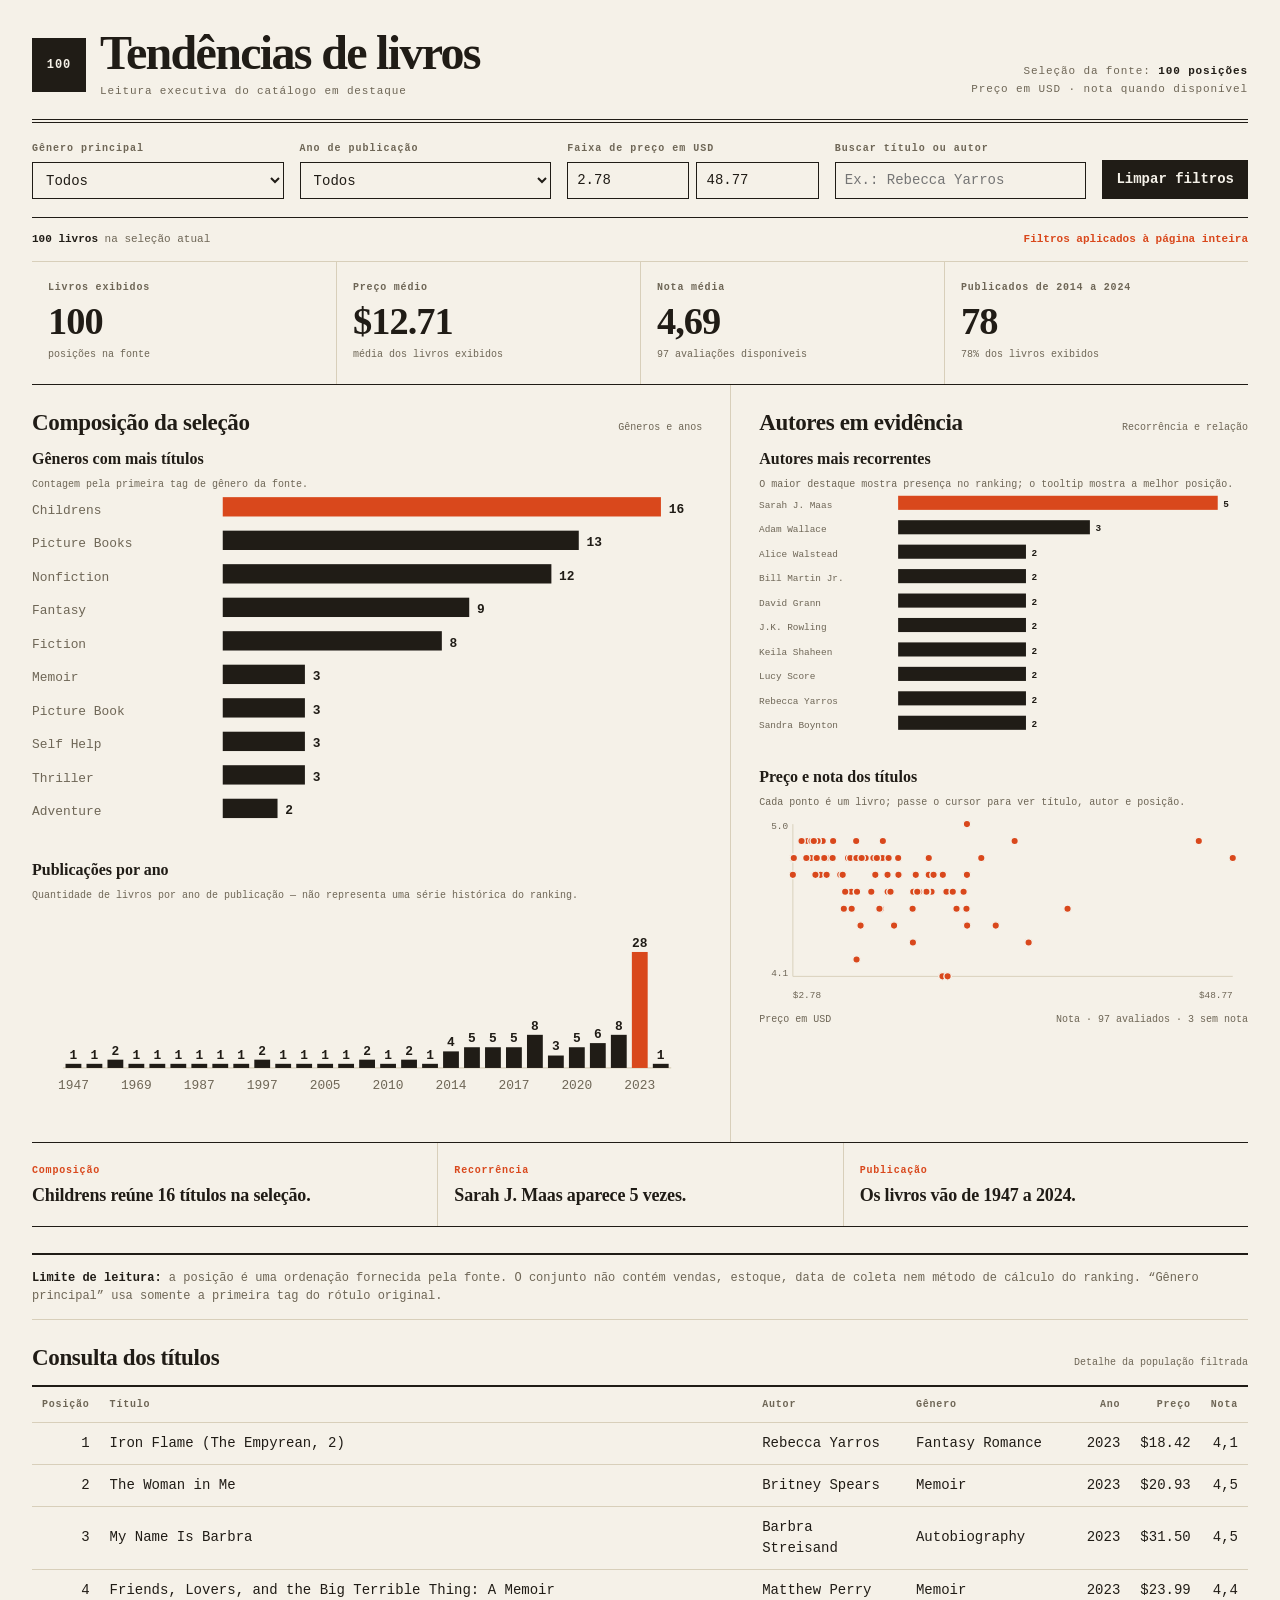
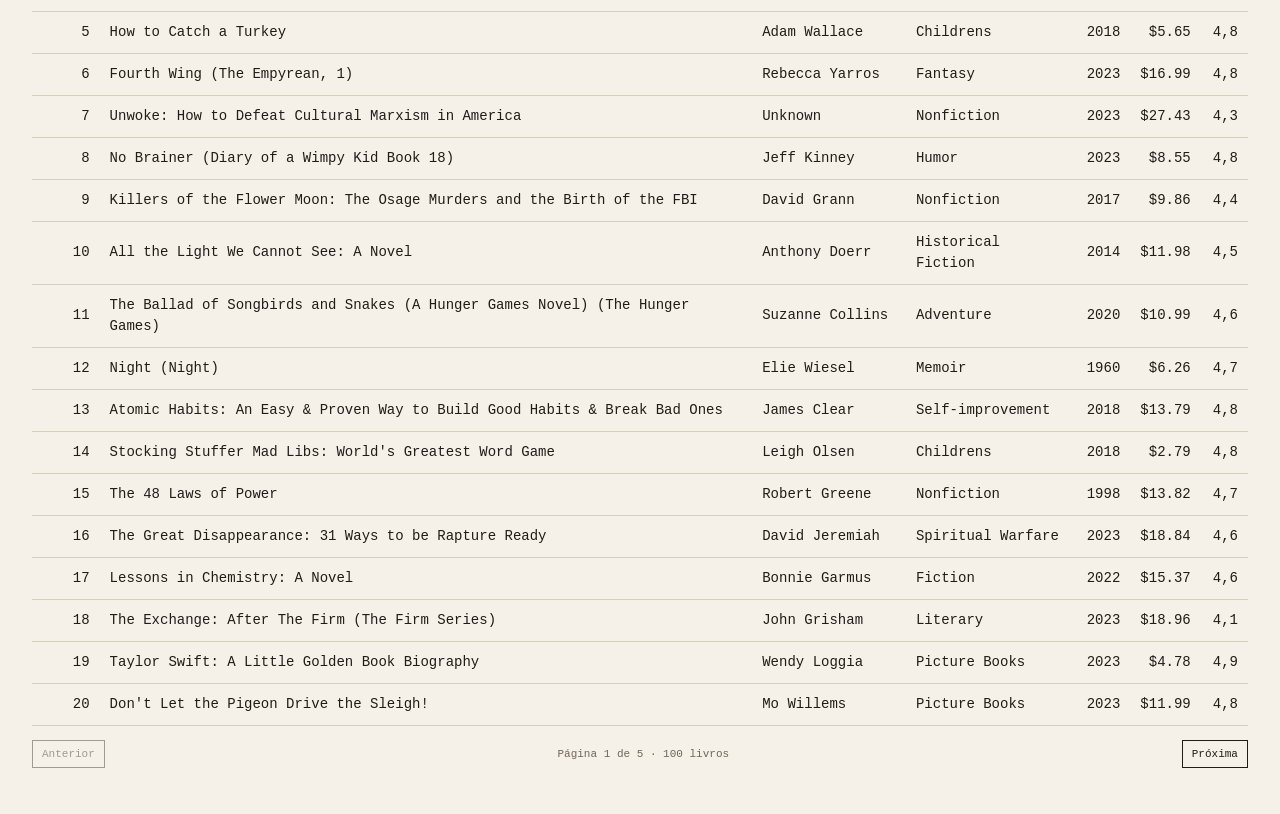
<file: dashboards/tendencias-livros/index.html>
<!DOCTYPE html>
<html lang="pt-BR">
<head>
  <meta charset="UTF-8">
  <meta name="viewport" content="width=device-width, initial-scale=1.0">
  <meta name="description" content="Painel executivo dos 100 livros em tendência.">
  <title>Tendências de livros | Painel executivo</title>
  <script src="htmx.min.js" defer></script>
  <script src="data.js"></script>
  <style>
    :root {
      --paper: #F5F1E8;
      --wash: #EBE4D1;
      --ink: #201C16;
      --ink-soft: #6E6656;
      --ink-faint: #A69C87;
      --rule: #D8CFBA;
      --accent: #D9481C;
      --green: #2E6B4F;
      --red: #B03A2E;
      --serif: Georgia, "Times New Roman", serif;
      --mono: "SFMono-Regular", Menlo, Consolas, monospace;
    }

    * { box-sizing: border-box; }
    html { background: var(--paper); }
    body {
      margin: 0;
      background: var(--paper);
      color: var(--ink);
      font: 400 14px/1.5 var(--mono);
      -webkit-font-smoothing: antialiased;
    }

    button, input, select { font: inherit; }
    button { cursor: pointer; }
    button:focus-visible, input:focus-visible, select:focus-visible {
      outline: 3px solid color-mix(in srgb, var(--accent) 55%, transparent);
      outline-offset: 2px;
    }

    .sheet { max-width: 1320px; margin: 0 auto; padding: 0 32px 48px; }
    .masthead {
      display: flex;
      align-items: end;
      justify-content: space-between;
      gap: 24px;
      padding: 30px 0 20px;
      border-bottom: 4px double var(--ink);
    }
    .brand { display: flex; gap: 14px; align-items: center; }
    .brand-mark {
      width: 54px; height: 54px; display: grid; place-items: center;
      background: var(--ink); color: var(--paper); font-size: 12px; font-weight: 700;
      letter-spacing: .08em;
    }
    h1 { margin: 0; font: 700 clamp(30px, 4vw, 48px)/.95 var(--serif); letter-spacing: -.035em; }
    .subtitle, .edition { margin: 7px 0 0; color: var(--ink-soft); font-size: 11px; letter-spacing: .08em; }
    .edition { text-align: right; line-height: 1.7; }
    .edition strong { color: var(--ink); }

    .filters {
      display: grid; grid-template-columns: repeat(4, minmax(0, 1fr)) auto;
      gap: 16px; align-items: end; padding: 18px 0;
      border-bottom: 1px solid var(--ink);
    }
    .filter-field { display: grid; gap: 6px; }
    .filter-field label, .filter-heading {
      color: var(--ink-soft); font-size: 10px; font-weight: 700; letter-spacing: .1em;
    }
    .filter-field select, .filter-field input {
      width: 100%; min-height: 37px; border: 1px solid var(--ink); border-radius: 0;
      background: transparent; color: var(--ink); padding: 7px 9px;
    }
    .price-pair { display: grid; grid-template-columns: 1fr 1fr; gap: 7px; }
    .price-pair input { min-width: 0; }
    .reset {
      min-height: 37px; border: 1px solid var(--ink); background: var(--ink);
      color: var(--paper); padding: 8px 13px; font-weight: 700;
    }
    .reset:hover { background: var(--accent); border-color: var(--accent); }

    .status-line {
      display: flex; justify-content: space-between; gap: 16px; flex-wrap: wrap;
      padding: 13px 0; color: var(--ink-soft); font-size: 11px; border-bottom: 1px solid var(--rule);
    }
    .status-line strong { color: var(--ink); }
    .status-line [aria-live] { color: var(--accent); font-weight: 700; }

    .kpis { display: grid; grid-template-columns: repeat(4, 1fr); border-bottom: 1px solid var(--ink); }
    .kpi { padding: 18px 16px 19px; min-width: 0; }
    .kpi + .kpi { border-left: 1px solid var(--rule); }
    .kpi-label { color: var(--ink-soft); font-size: 10px; font-weight: 700; letter-spacing: .08em; }
    .kpi-value { margin-top: 7px; font: 700 clamp(27px, 3vw, 42px)/1 var(--serif); letter-spacing: -.025em; }
    .kpi-detail { min-height: 18px; margin-top: 7px; color: var(--ink-soft); font-size: 10px; }

    .analysis-grid { display: grid; grid-template-columns: 1.15fr .85fr; border-bottom: 1px solid var(--ink); }
    .analysis-grid > section { padding: 26px 0; }
    .analysis-grid > section:first-child { padding-right: 28px; border-right: 1px solid var(--rule); }
    .analysis-grid > section:last-child { padding-left: 28px; }
    .section-heading { display: flex; justify-content: space-between; gap: 16px; align-items: baseline; margin-bottom: 15px; }
    .section-heading h2 { margin: 0; font: 700 23px/1 var(--serif); letter-spacing: -.015em; }
    .section-heading p { margin: 0; color: var(--ink-soft); font-size: 10px; }
    .pending { min-height: 170px; display: grid; place-items: center; border: 1px dashed var(--rule); color: var(--ink-soft); text-align: center; padding: 20px; }
    .chart-stack { display: grid; gap: 24px; }
    .chart-figure { margin: 0; }
    .chart-caption { margin: 0 0 9px; color: var(--ink); font: 700 16px/1.12 var(--serif); }
    .chart-note { margin: 3px 0 0; color: var(--ink-soft); font-size: 10px; }
    .chart-svg { display: block; width: 100%; height: auto; overflow: visible; }
    .chart-svg text { font-family: var(--mono); fill: var(--ink-soft); font-size: 10px; }
    .chart-svg .value-label { fill: var(--ink); font-weight: 700; }
    .chart-svg .axis { stroke: var(--rule); stroke-width: 1; }
    .chart-svg .bar { fill: var(--ink); }
    .chart-svg .bar-highlight { fill: var(--accent); }
    .chart-svg .point { fill: var(--accent); stroke: var(--paper); stroke-width: 1.5; }
    .chart-svg .point:hover { fill: var(--ink); }
    .scatter-key { display: flex; justify-content: space-between; gap: 12px; margin-top: 5px; color: var(--ink-soft); font-size: 10px; }
    .insight-grid { display: grid; grid-template-columns: repeat(3, 1fr); border-bottom: 1px solid var(--ink); }
    .insight { padding: 20px 16px 20px 0; }
    .insight + .insight { padding-left: 16px; border-left: 1px solid var(--rule); }
    .insight-label { color: var(--accent); font-size: 10px; font-weight: 700; letter-spacing: .08em; }
    .insight-text { margin: 7px 0 0; font: 600 18px/1.15 var(--serif); letter-spacing: -.01em; }

    .notice { margin-top: 26px; padding: 14px 0; border-top: 2px solid var(--ink); border-bottom: 1px solid var(--rule); color: var(--ink-soft); font-size: 12px; }
    .notice strong { color: var(--ink); }
    .table-section { padding-top: 26px; }
    .table-wrap { overflow-x: auto; border-top: 2px solid var(--ink); }
    table { width: 100%; min-width: 760px; border-collapse: collapse; }
    th, td { padding: 10px; border-bottom: 1px solid var(--rule); text-align: left; }
    th { color: var(--ink-soft); font-size: 10px; letter-spacing: .08em; }
    th button { appearance: none; border: 0; background: transparent; color: inherit; font: inherit; font-weight: 700; letter-spacing: inherit; padding: 0; }
    th button:hover { color: var(--accent); }
    td.numeric, th.numeric { text-align: right; }
    .placeholder-row { color: var(--ink-soft); text-align: center; }
    .pagination { display: flex; justify-content: space-between; align-items: center; gap: 12px; padding-top: 14px; color: var(--ink-soft); font-size: 11px; }
    .pagination button { border: 1px solid var(--ink); background: transparent; color: var(--ink); padding: 5px 9px; }
    .pagination button:hover:not(:disabled) { background: var(--ink); color: var(--paper); }
    .pagination button:disabled { cursor: not-allowed; opacity: .4; }

    @media (max-width: 1020px) {
      .filters { grid-template-columns: repeat(2, minmax(0, 1fr)); }
      .reset { width: fit-content; }
      .analysis-grid { grid-template-columns: 1fr; }
      .analysis-grid > section:first-child { padding-right: 0; border-right: 0; border-bottom: 1px solid var(--rule); }
      .analysis-grid > section:last-child { padding-left: 0; }
    }
    @media (max-width: 640px) {
      .sheet { padding: 0 18px 32px; }
      .masthead { align-items: start; flex-direction: column; }
      .edition { text-align: left; }
      .filters, .kpis { grid-template-columns: 1fr; }
      .kpi + .kpi { border-top: 1px solid var(--rule); border-left: 0; }
      .status-line { align-items: start; flex-direction: column; }
      .insight-grid { grid-template-columns: 1fr; }
      .insight + .insight { padding-left: 0; border-top: 1px solid var(--rule); border-left: 0; }
    }
  </style>
</head>
<body>
  <main class="sheet" hx-boost="false">
    <header class="masthead">
      <div class="brand">
        <div class="brand-mark" aria-hidden="true">100</div>
        <div>
          <h1>Tendências de livros</h1>
          <p class="subtitle">Leitura executiva do catálogo em destaque</p>
        </div>
      </div>
      <p class="edition">Seleção da fonte: <strong>100 posições</strong><br>Preço em USD · nota quando disponível</p>
    </header>

    <form class="filters" id="filters" onsubmit="return false;" hx-on:input="this.dispatchEvent(new Event('dashboard-filter-change'))" hx-on:change="this.dispatchEvent(new Event('dashboard-filter-change'))">
      <div class="filter-field">
        <label for="genre-filter">Gênero principal</label>
        <select id="genre-filter" aria-label="Filtrar por gênero principal"></select>
      </div>
      <div class="filter-field">
        <label for="year-filter">Ano de publicação</label>
        <select id="year-filter" aria-label="Filtrar por ano de publicação"></select>
      </div>
      <div class="filter-field">
        <span class="filter-heading">Faixa de preço em USD</span>
        <div class="price-pair">
          <input id="price-min" type="number" step="0.01" aria-label="Preço mínimo">
          <input id="price-max" type="number" step="0.01" aria-label="Preço máximo">
        </div>
      </div>
      <div class="filter-field">
        <label for="search-filter">Buscar título ou autor</label>
        <input id="search-filter" type="search" placeholder="Ex.: Rebecca Yarros">
      </div>
      <button class="reset" type="button" id="reset-filters">Limpar filtros</button>
    </form>

    <div class="status-line">
      <span id="selection-status"><strong>100 livros</strong> na seleção atual</span>
      <span id="filter-feedback" aria-live="polite"></span>
    </div>

    <section class="kpis" id="kpis" aria-label="Indicadores da seleção">
      <article class="kpi"><div class="kpi-label">Livros exibidos</div><div class="kpi-value" id="kpi-books">—</div><div class="kpi-detail" id="kpi-books-detail"></div></article>
      <article class="kpi"><div class="kpi-label">Preço médio</div><div class="kpi-value" id="kpi-price">—</div><div class="kpi-detail" id="kpi-price-detail"></div></article>
      <article class="kpi"><div class="kpi-label">Nota média</div><div class="kpi-value" id="kpi-rating">—</div><div class="kpi-detail" id="kpi-rating-detail"></div></article>
      <article class="kpi"><div class="kpi-label">Publicados de 2014 a 2024</div><div class="kpi-value" id="kpi-recent">—</div><div class="kpi-detail" id="kpi-recent-detail"></div></article>
    </section>

    <div class="analysis-grid" id="charts">
      <section><div class="section-heading"><h2>Composição da seleção</h2><p>Gêneros e anos</p></div><div class="chart-stack" id="composition-chart"></div></section>
      <section><div class="section-heading"><h2>Autores em evidência</h2><p>Recorrência e relação</p></div><div class="chart-stack" id="authors-chart"></div></section>
    </div>

    <section id="insights" aria-label="Leituras para gestão"></section>

    <aside class="notice"><strong>Limite de leitura:</strong> a posição é uma ordenação fornecida pela fonte. O conjunto não contém vendas, estoque, data de coleta nem método de cálculo do ranking. “Gênero principal” usa somente a primeira tag do rótulo original.</aside>

    <section class="table-section" id="book-table">
      <div class="section-heading"><h2>Consulta dos títulos</h2><p>Detalhe da população filtrada</p></div>
      <div class="table-wrap"><table><thead><tr><th class="numeric"><button data-sort="rank">Posição</button></th><th><button data-sort="title">Título</button></th><th><button data-sort="author">Autor</button></th><th><button data-sort="main_genre">Gênero</button></th><th class="numeric"><button data-sort="year">Ano</button></th><th class="numeric"><button data-sort="price">Preço</button></th><th class="numeric"><button data-sort="rating">Nota</button></th></tr></thead><tbody id="book-table-body"></tbody></table></div>
      <div class="pagination" id="pagination"></div>
    </section>
  </main>

  <script>
    const BOOKS = window.TENDENCIAS_LIVROS.books;
    const priceBounds = {
      min: Math.min(...BOOKS.map((book) => book.price)),
      max: Math.max(...BOOKS.map((book) => book.price)),
    };
    const initialState = { genre: "Todos", year: "Todos", minPrice: priceBounds.min, maxPrice: priceBounds.max, search: "", page: 1, sort: "rank", direction: "asc" };
    let state = { ...initialState };
    const controls = document.getElementById("filters");
    const formatInteger = new Intl.NumberFormat("pt-BR");
    const formatMoney = new Intl.NumberFormat("en-US", { style: "currency", currency: "USD" });
    const PAGE_SIZE = 20;

    function escapeHtml(value) {
      return String(value).replace(/[&<>"']/g, (character) => ({ "&": "&amp;", "<": "&lt;", ">": "&gt;", '"': "&quot;", "'": "&#039;" })[character]);
    }

    function optionMarkup(value, label = value) {
      return `<option value="${String(value)}">${String(label)}</option>`;
    }

    function populateControls() {
      const genres = [...new Set(BOOKS.map((book) => book.main_genre))].sort((a, b) => a.localeCompare(b, "pt-BR"));
      const years = [...new Set(BOOKS.map((book) => book.year))].sort((a, b) => b - a);
      document.getElementById("genre-filter").innerHTML = optionMarkup("Todos") + genres.map((genre) => optionMarkup(genre)).join("");
      document.getElementById("year-filter").innerHTML = optionMarkup("Todos") + years.map((year) => optionMarkup(year)).join("");
      document.getElementById("price-min").value = priceBounds.min.toFixed(2);
      document.getElementById("price-max").value = priceBounds.max.toFixed(2);
      document.getElementById("price-min").min = priceBounds.min;
      document.getElementById("price-max").max = priceBounds.max;
    }

    function getFilteredBooks() {
      const query = state.search.trim().toLocaleLowerCase("pt-BR");
      return BOOKS.filter((book) =>
        (state.genre === "Todos" || book.main_genre === state.genre) &&
        (state.year === "Todos" || book.year === Number(state.year)) &&
        book.price >= state.minPrice && book.price <= state.maxPrice &&
        (!query || `${book.title} ${book.author}`.toLocaleLowerCase("pt-BR").includes(query))
      );
    }

    function renderDashboard() {
      const books = getFilteredBooks();
      document.getElementById("selection-status").innerHTML = `<strong>${formatInteger.format(books.length)} livros</strong> na seleção atual`;
      document.getElementById("filter-feedback").textContent = books.length ? "Filtros aplicados à página inteira" : "Nenhum livro encontrado para estes filtros";
      renderKpis(books);
      renderBars(books);
      renderScatter(books);
      renderInsights(books);
      renderTable(books);
    }

    function readControls() {
      state.genre = document.getElementById("genre-filter").value;
      state.year = document.getElementById("year-filter").value;
      state.minPrice = Number(document.getElementById("price-min").value) || priceBounds.min;
      state.maxPrice = Number(document.getElementById("price-max").value) || priceBounds.max;
      state.search = document.getElementById("search-filter").value;
      if (state.minPrice > state.maxPrice) [state.minPrice, state.maxPrice] = [state.maxPrice, state.minPrice];
      state.page = 1;
      renderDashboard();
    }

    function resetFilters() {
      state = { ...initialState };
      controls.reset();
      document.getElementById("genre-filter").value = state.genre;
      document.getElementById("year-filter").value = state.year;
      document.getElementById("price-min").value = state.minPrice.toFixed(2);
      document.getElementById("price-max").value = state.maxPrice.toFixed(2);
      renderDashboard();
    }

    function renderKpis(books) {
      const rated = books.filter((book) => book.rating !== null);
      const averagePrice = books.length ? books.reduce((sum, book) => sum + book.price, 0) / books.length : null;
      const averageRating = rated.length ? rated.reduce((sum, book) => sum + book.rating, 0) / rated.length : null;
      const recent = books.filter((book) => book.year >= 2014 && book.year <= 2024);
      document.getElementById("kpi-books").textContent = formatInteger.format(books.length);
      document.getElementById("kpi-books-detail").textContent = books.length ? "posições na fonte" : "Nenhum livro encontrado";
      document.getElementById("kpi-price").textContent = averagePrice === null ? "—" : formatMoney.format(averagePrice);
      document.getElementById("kpi-price-detail").textContent = books.length ? "média dos livros exibidos" : "Sem preços na seleção";
      document.getElementById("kpi-rating").textContent = averageRating === null ? "—" : averageRating.toFixed(2).replace(".", ",");
      document.getElementById("kpi-rating-detail").textContent = rated.length ? `${formatInteger.format(rated.length)} avaliações disponíveis` : "Sem avaliações disponíveis";
      document.getElementById("kpi-recent").textContent = formatInteger.format(recent.length);
      document.getElementById("kpi-recent-detail").textContent = books.length ? `${(recent.length / books.length * 100).toFixed(0).replace(".", ",")}% dos livros exibidos` : "Sem livros na seleção";
    }

    function groupCount(books, field) {
      return [...books.reduce((groups, book) => groups.set(book[field], (groups.get(book[field]) || 0) + 1), new Map()).entries()]
        .map(([label, value]) => ({ label, value }));
    }

    function horizontalBars(title, note, rows, tooltipDetail = () => "") {
      if (!rows.length) return `<div class="pending">Nenhum livro encontrado para estes filtros.</div>`;
      const sorted = [...rows].sort((a, b) => b.value - a.value || String(a.label).localeCompare(String(b.label), "pt-BR")).slice(0, 10);
      const width = 520, labelSpace = 148, rowHeight = 26, height = sorted.length * rowHeight + 8, max = sorted[0].value;
      const bars = sorted.map((row, index) => {
        const y = index * rowHeight + 4;
        const w = Math.max(2, (row.value / max) * (width - labelSpace - 32));
        const tone = index === 0 ? "bar-highlight" : "bar";
        return `<text x="0" y="${y + 13}" text-anchor="start">${escapeHtml(row.label).slice(0, 22)}</text><rect class="${tone}" x="${labelSpace}" y="${y}" width="${w}" height="15"><title>${escapeHtml(row.label)}: ${row.value} livros${tooltipDetail(row)}</title></rect><text class="value-label" x="${labelSpace + w + 6}" y="${y + 12}">${row.value}</text>`;
      }).join("");
      return `<figure class="chart-figure"><figcaption class="chart-caption">${title}</figcaption><p class="chart-note">${note}</p><svg class="chart-svg" viewBox="0 0 ${width} ${height}" role="img" aria-label="${escapeHtml(title)}">${bars}</svg></figure>`;
    }

    function yearBars(books) {
      if (!books.length) return `<div class="pending">Nenhum livro encontrado para estes filtros.</div>`;
      const rows = groupCount(books, "year").sort((a, b) => Number(a.label) - Number(b.label));
      const width = 520, height = 165, pad = 24, baseline = 128, chartHeight = 90, max = Math.max(...rows.map((row) => row.value));
      const step = (width - pad * 2) / rows.length;
      const bars = rows.map((row, index) => {
        const barWidth = Math.max(3, step - 4), barHeight = row.value / max * chartHeight, x = pad + index * step + 2, y = baseline - barHeight;
        const label = rows.length > 14 && index % Math.ceil(rows.length / 10) !== 0 ? "" : row.label;
        return `<rect class="${row.value === max ? "bar-highlight" : "bar"}" x="${x}" y="${y}" width="${barWidth}" height="${barHeight}"><title>${row.label}: ${row.value} livros</title></rect><text class="value-label" x="${x + barWidth / 2}" y="${y - 4}" text-anchor="middle">${row.value}</text><text x="${x + barWidth / 2}" y="${baseline + 16}" text-anchor="middle">${label}</text>`;
      }).join("");
      return `<figure class="chart-figure"><figcaption class="chart-caption">Publicações por ano</figcaption><p class="chart-note">Quantidade de livros por ano de publicação — não representa uma série histórica do ranking.</p><svg class="chart-svg" viewBox="0 0 ${width} ${height}" role="img" aria-label="Livros por ano de publicação"><line class="axis" x1="${pad}" y1="${baseline}" x2="${width - pad}" y2="${baseline}"></line>${bars}</svg></figure>`;
    }

    function renderBars(books) {
      const composition = document.getElementById("composition-chart");
      const authors = document.getElementById("authors-chart");
      composition.innerHTML = horizontalBars("Gêneros com mais títulos", "Contagem pela primeira tag de gênero da fonte.", groupCount(books, "main_genre")) + yearBars(books);
      const authorRows = [...books.reduce((groups, book) => {
        const current = groups.get(book.author) || { label: book.author, value: 0, bestRank: book.rank };
        current.value += 1; current.bestRank = Math.min(current.bestRank, book.rank); groups.set(book.author, current); return groups;
      }, new Map()).values()].map(({ label, value, bestRank }) => ({ label, value, bestRank }));
      authors.innerHTML = horizontalBars("Autores mais recorrentes", "O maior destaque mostra presença no ranking; o tooltip mostra a melhor posição.", authorRows, (row) => ` · Melhor posição: ${row.bestRank}`);
    }

    function renderScatter(books) {
      const container = document.getElementById("authors-chart");
      const rated = books.filter((book) => book.rating !== null);
      if (!rated.length) { container.insertAdjacentHTML("beforeend", '<div class="pending">Sem avaliações disponíveis para comparar preço e nota.</div>'); return; }
      const width = 520, height = 210, left = 36, right = 16, top = 15, bottom = 33;
      const minPrice = Math.min(...rated.map((book) => book.price)), maxPrice = Math.max(...rated.map((book) => book.price));
      const minRating = Math.min(...rated.map((book) => book.rating)), maxRating = Math.max(...rated.map((book) => book.rating));
      const x = (value) => left + ((value - minPrice) / (maxPrice - minPrice || 1)) * (width - left - right);
      const y = (value) => height - bottom - ((value - minRating) / (maxRating - minRating || 1)) * (height - top - bottom);
      const points = rated.map((book) => `<circle class="point" cx="${x(book.price)}" cy="${y(book.rating)}" r="4"><title>${escapeHtml(book.title)} — ${escapeHtml(book.author)} | posição ${book.rank} | ${formatMoney.format(book.price)} | nota ${book.rating.toFixed(1).replace(".", ",")}</title></circle>`).join("");
      container.insertAdjacentHTML("beforeend", `<figure class="chart-figure"><figcaption class="chart-caption">Preço e nota dos títulos</figcaption><p class="chart-note">Cada ponto é um livro; passe o cursor para ver título, autor e posição.</p><svg class="chart-svg" viewBox="0 0 ${width} ${height}" role="img" aria-label="Relação entre preço em dólares e nota"><line class="axis" x1="${left}" y1="${height - bottom}" x2="${width - right}" y2="${height - bottom}"></line><line class="axis" x1="${left}" y1="${top}" x2="${left}" y2="${height - bottom}"></line><text x="${left}" y="${height - 10}">${formatMoney.format(minPrice)}</text><text x="${width - right}" y="${height - 10}" text-anchor="end">${formatMoney.format(maxPrice)}</text><text x="${left - 5}" y="${height - bottom}" text-anchor="end">${minRating.toFixed(1)}</text><text x="${left - 5}" y="${top + 5}" text-anchor="end">${maxRating.toFixed(1)}</text>${points}</svg><div class="scatter-key"><span>Preço em USD</span><span>Nota · ${rated.length} avaliados${books.length - rated.length ? ` · ${books.length - rated.length} sem nota` : ""}</span></div></figure>`);
    }

    function renderInsights(books) {
      const container = document.getElementById("insights");
      if (!books.length) { container.innerHTML = '<div class="pending">Nenhum livro encontrado para estes filtros. Ajuste ou limpe os controles acima.</div>'; return; }
      const leadingGenre = groupCount(books, "main_genre").sort((a, b) => b.value - a.value)[0];
      const leadingAuthor = groupCount(books, "author").sort((a, b) => b.value - a.value)[0];
      const years = books.map((book) => book.year);
      container.innerHTML = `<div class="insight-grid"><article class="insight"><div class="insight-label">Composição</div><p class="insight-text">${escapeHtml(leadingGenre.label)} reúne ${leadingGenre.value} ${leadingGenre.value === 1 ? "título" : "títulos"} na seleção.</p></article><article class="insight"><div class="insight-label">Recorrência</div><p class="insight-text">${escapeHtml(leadingAuthor.label)} aparece ${leadingAuthor.value} ${leadingAuthor.value === 1 ? "vez" : "vezes"}.</p></article><article class="insight"><div class="insight-label">Publicação</div><p class="insight-text">Os livros vão de ${Math.min(...years)} a ${Math.max(...years)}.</p></article></div>`;
    }

    function compareBooks(left, right) {
      const a = left[state.sort], b = right[state.sort];
      const direction = state.direction === "asc" ? 1 : -1;
      if (a === null) return 1 * direction;
      if (b === null) return -1 * direction;
      return typeof a === "string" ? a.localeCompare(b, "pt-BR") * direction : (a - b) * direction;
    }

    function renderTable(books) {
      const body = document.getElementById("book-table-body");
      const pagination = document.getElementById("pagination");
      if (!books.length) { body.innerHTML = '<tr><td class="placeholder-row" colspan="7">Nenhum livro encontrado para estes filtros.</td></tr>'; pagination.innerHTML = ""; return; }
      const sortedBooks = [...books].sort(compareBooks);
      const totalPages = Math.ceil(sortedBooks.length / PAGE_SIZE);
      state.page = Math.min(state.page, totalPages);
      const pageRows = sortedBooks.slice((state.page - 1) * PAGE_SIZE, state.page * PAGE_SIZE);
      body.innerHTML = pageRows.map((book) => `<tr><td class="numeric">${book.rank}</td><td>${escapeHtml(book.title)}</td><td>${escapeHtml(book.author)}</td><td>${escapeHtml(book.main_genre)}</td><td class="numeric">${book.year}</td><td class="numeric">${formatMoney.format(book.price)}</td><td class="numeric">${book.rating === null ? "—" : book.rating.toFixed(1).replace(".", ",")}</td></tr>`).join("");
      pagination.innerHTML = `<button type="button" id="previous-page" ${state.page === 1 ? "disabled" : ""}>Anterior</button><span>Página ${state.page} de ${totalPages} · ${books.length} livros</span><button type="button" id="next-page" ${state.page === totalPages ? "disabled" : ""}>Próxima</button>`;
      document.getElementById("previous-page").addEventListener("click", () => { state.page -= 1; renderTable(books); });
      document.getElementById("next-page").addEventListener("click", () => { state.page += 1; renderTable(books); });
    }

    controls.addEventListener("dashboard-filter-change", readControls);
    document.getElementById("reset-filters").addEventListener("click", resetFilters);
    document.querySelectorAll("[data-sort]").forEach((button) => button.addEventListener("click", () => {
      const field = button.dataset.sort;
      state.direction = state.sort === field && state.direction === "asc" ? "desc" : "asc";
      state.sort = field; state.page = 1; renderTable(getFilteredBooks());
    }));
    populateControls();
    renderDashboard();
  </script>
</body>
</html>
</file>
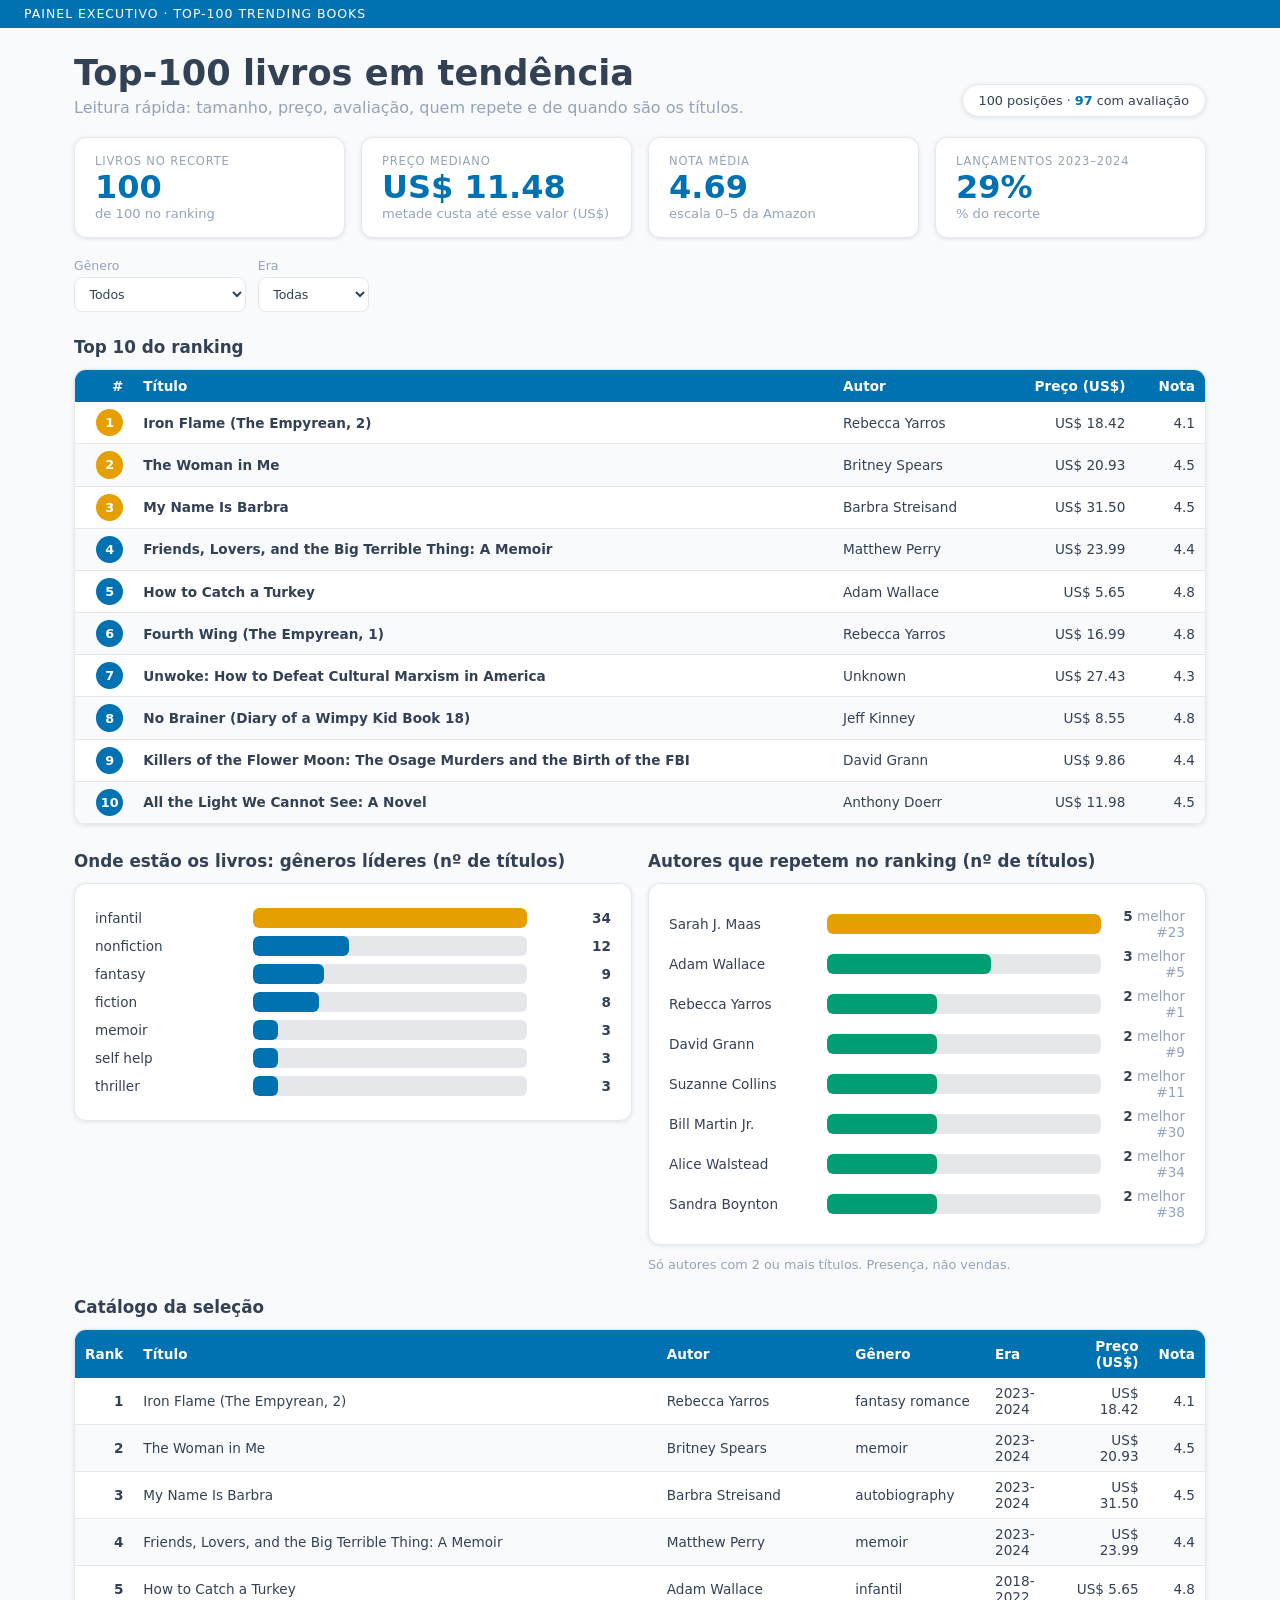
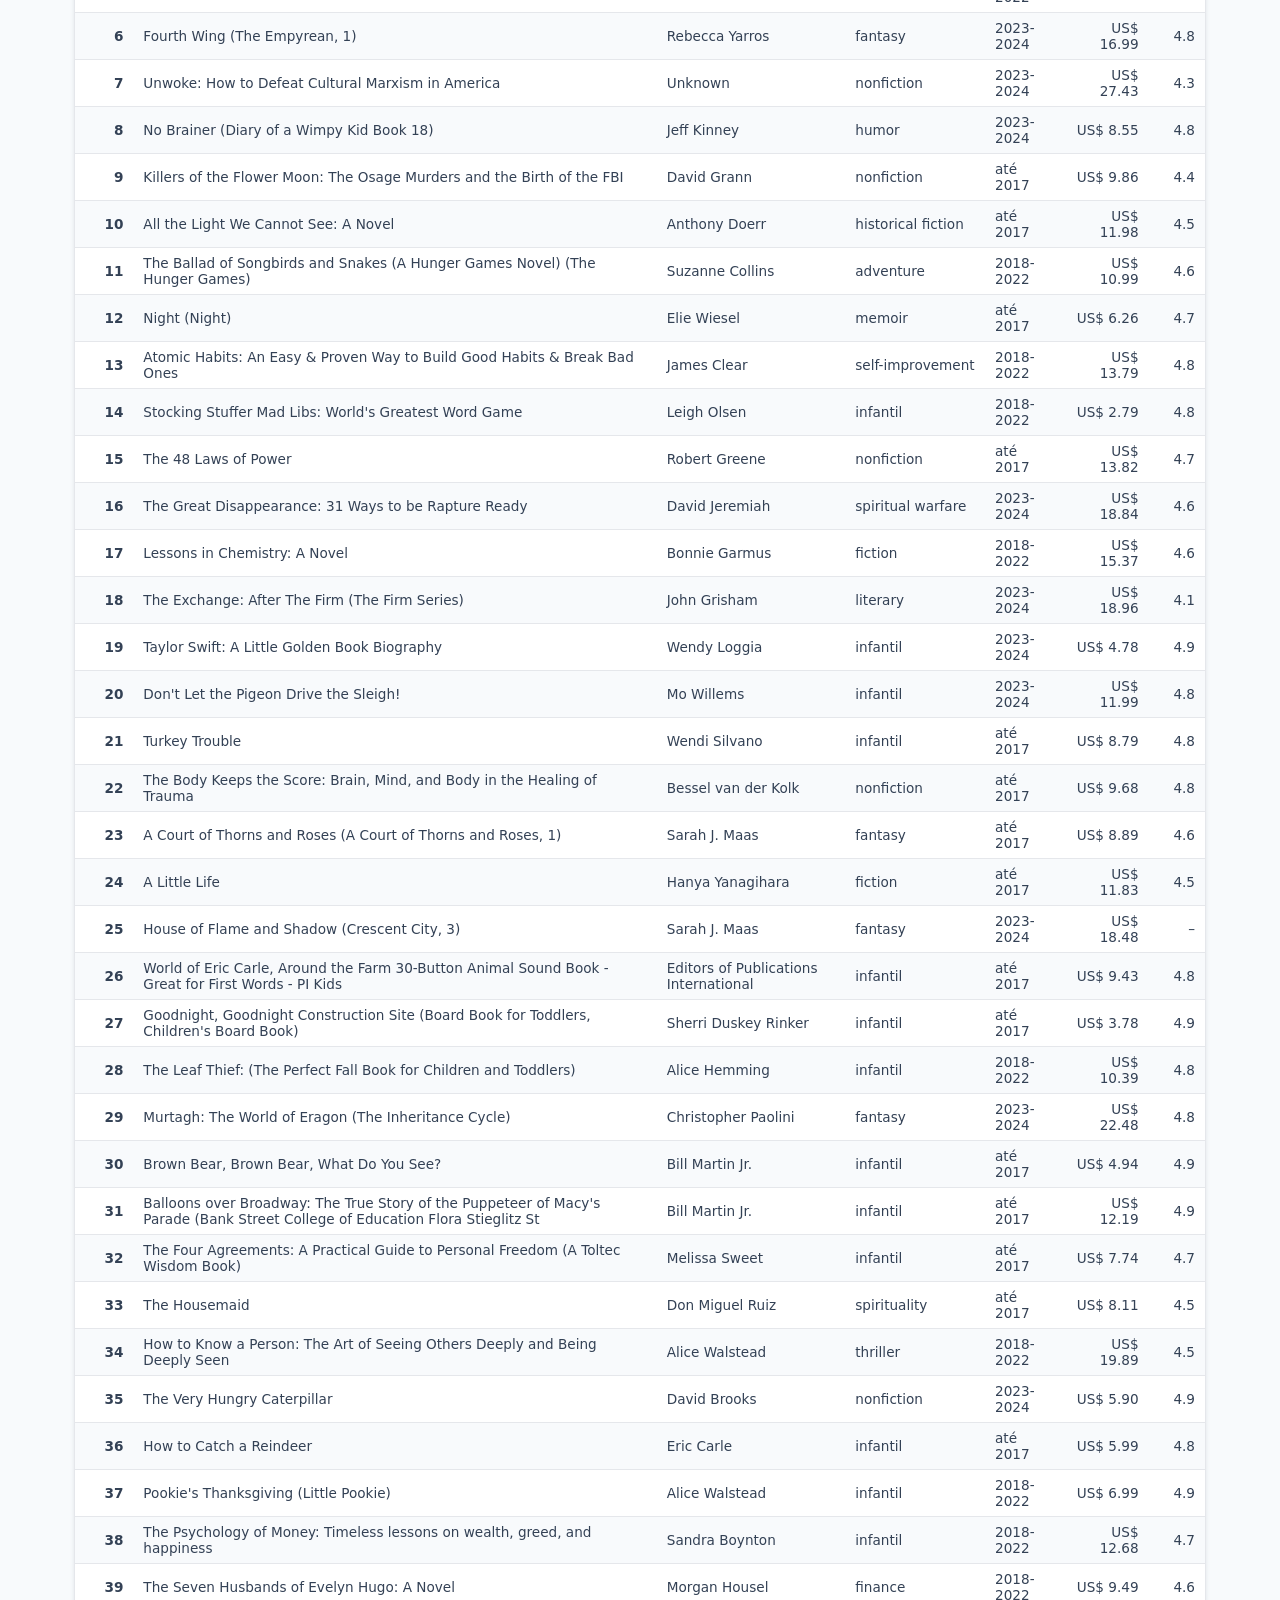
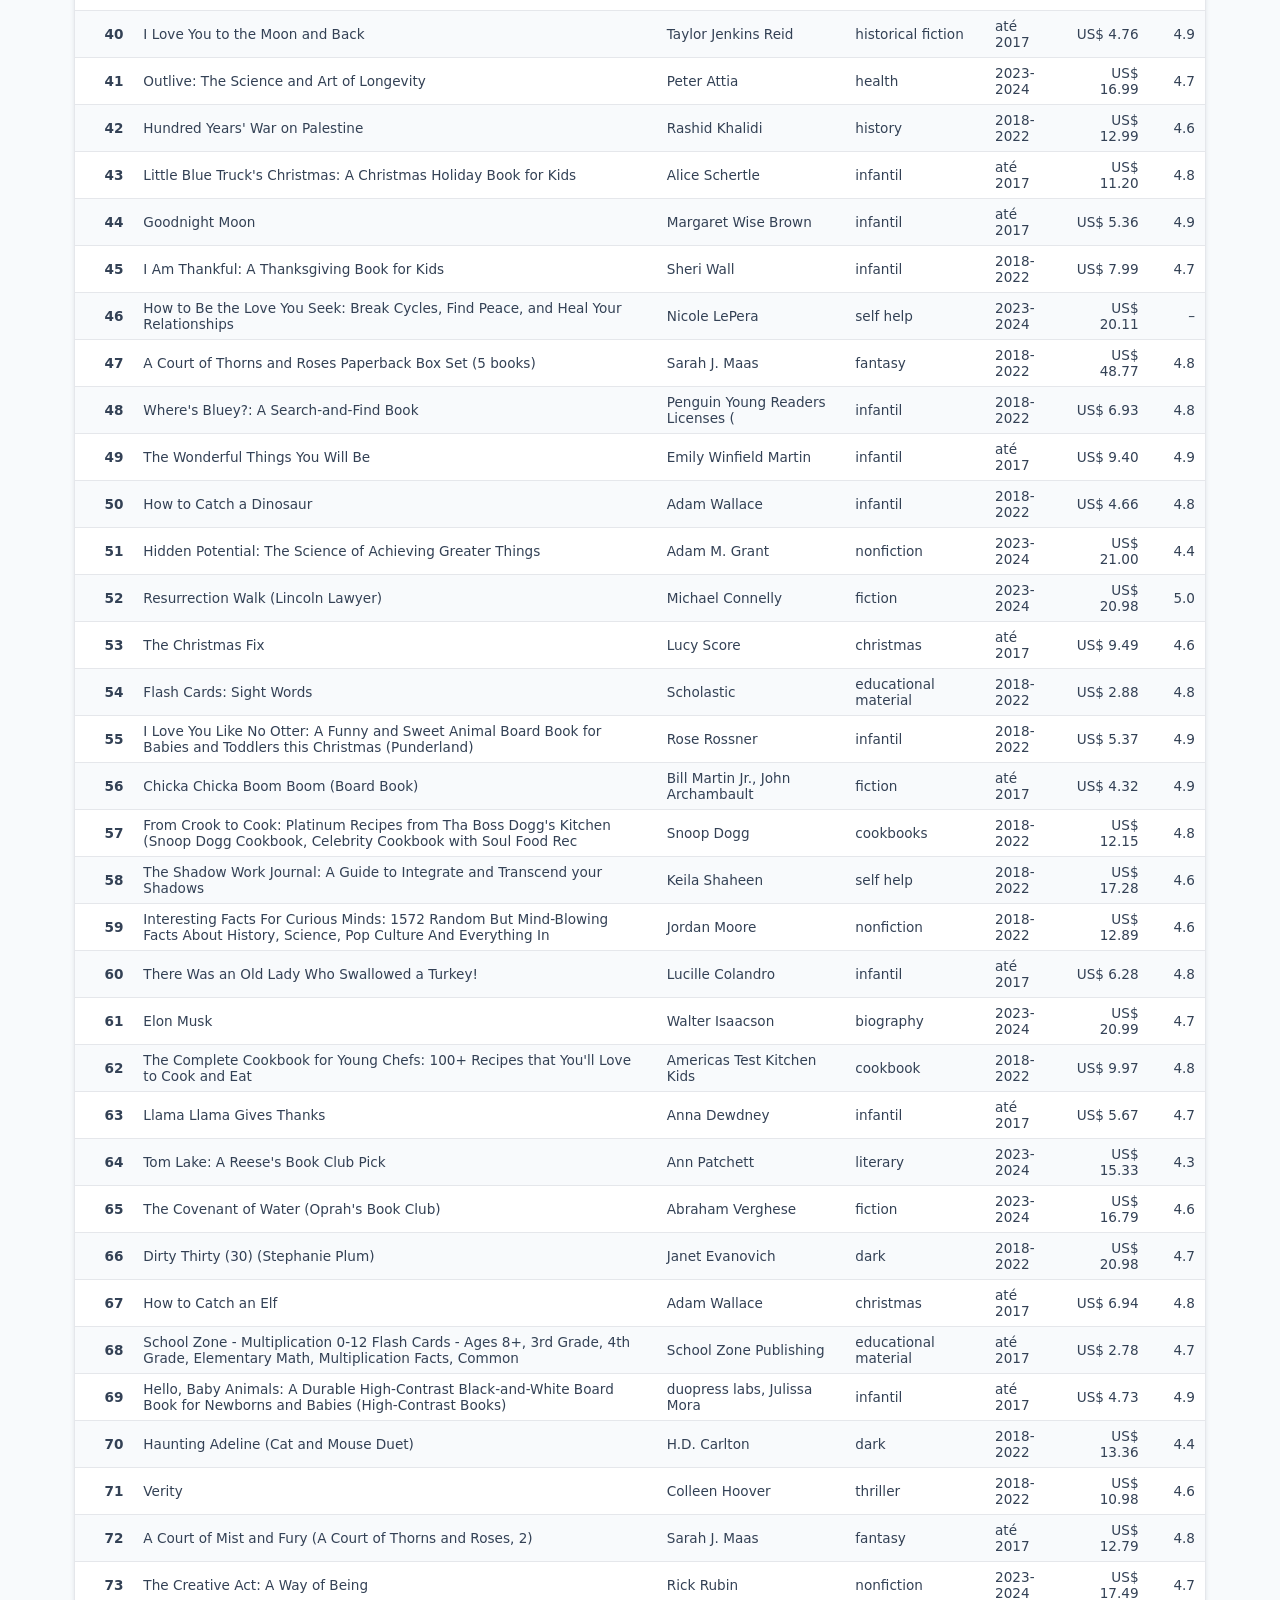
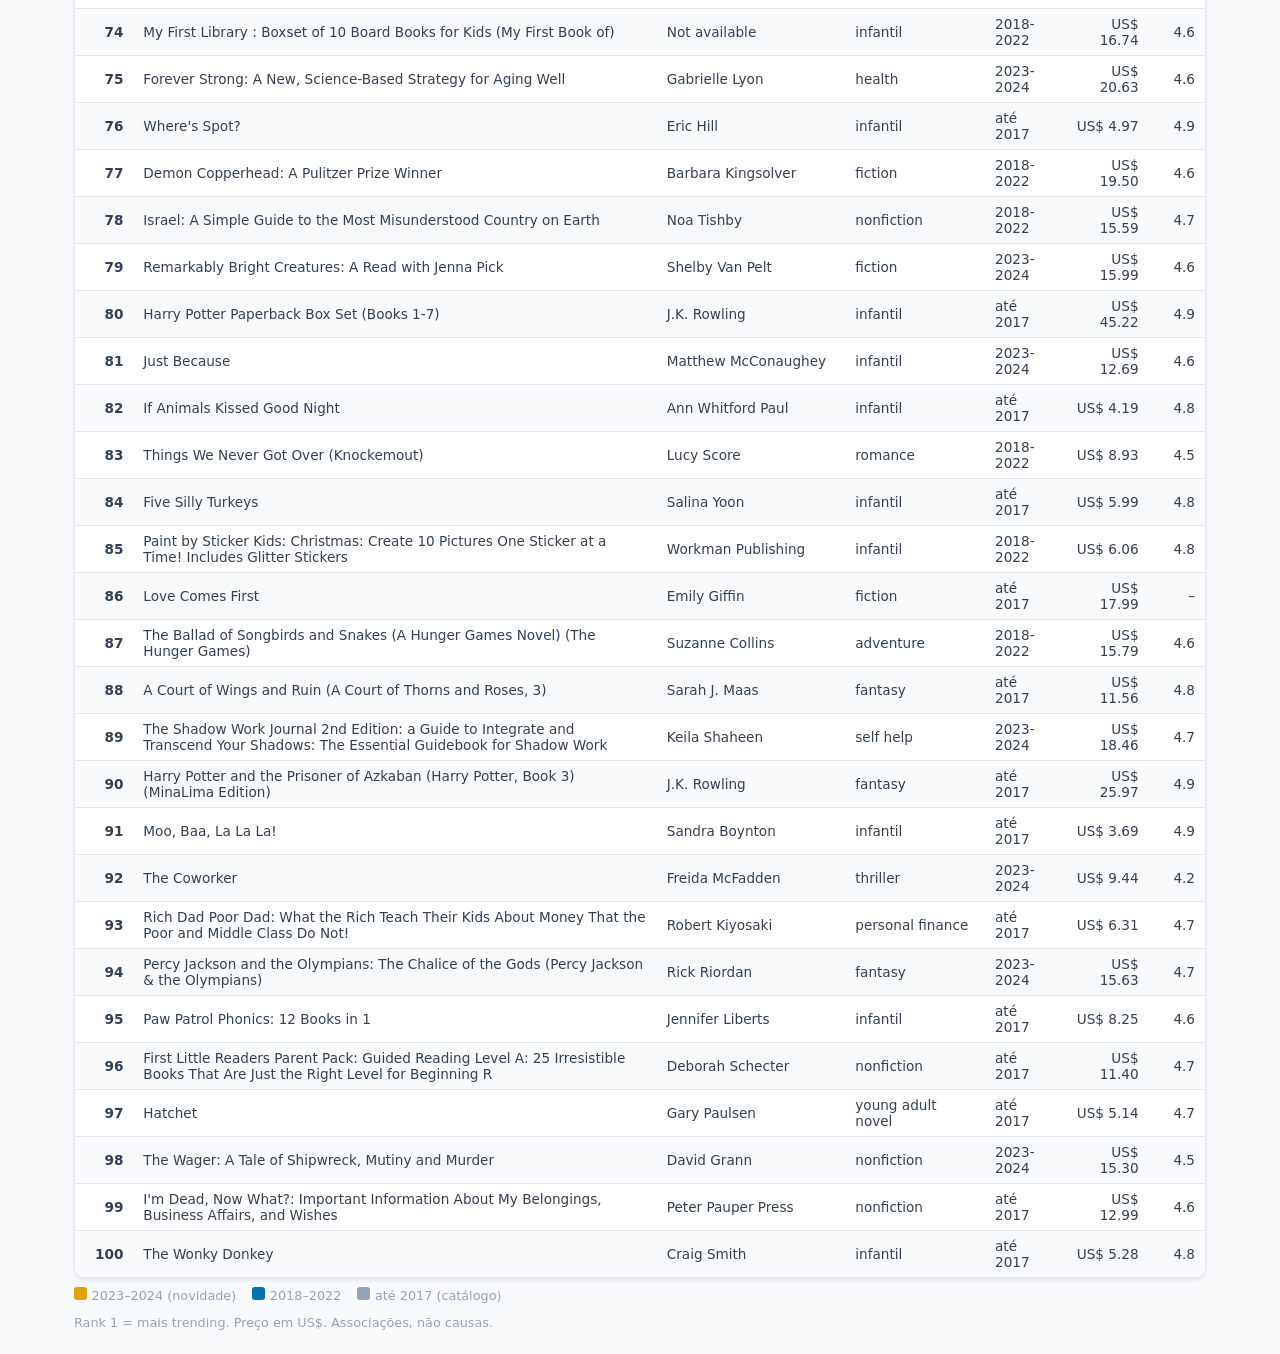
<file: dashboards/top100-executivo/index.html>
<!DOCTYPE html>
<html lang="pt-BR">
<head>
  <meta charset="UTF-8">
  <meta name="viewport" content="width=device-width, initial-scale=1.0">
  <meta name="description" content="Visão executiva do Top-100 Trending Books: KPIs, destaques, gêneros e eras.">
  <title>Top-100 Livros | Painel executivo</title>
  <script src="htmx.min.js" defer></script>
  <script src="data.js"></script>
  <style>
    :root {
      --prim: #0072B2; --destaque: #E69F00; --verde: #009E73;
      --neutro: #94A3B8; --texto: #334155; --fundo: #F8FAFC;
      --card: #FFFFFF; --borda: #E5E7EB;
      --raio: 12px; --sombra: 0 1px 4px rgba(51,65,85,.12);
    }
    * { box-sizing: border-box; margin: 0; padding: 0; }
    body { font-family: system-ui, -apple-system, "Segoe UI", sans-serif; background: var(--fundo); color: var(--texto); }
    .faixa { background: var(--prim); color: #fff; padding: .4rem 1.5rem; font-size: .78rem; letter-spacing: .08em; text-transform: uppercase; }
    .wrap { max-width: 1180px; margin: 0 auto; padding: 1.5rem; }
    header.topo { display: flex; flex-wrap: wrap; gap: 1rem; align-items: end; justify-content: space-between; margin-bottom: 1.25rem; }
    header.topo h1 { font-size: clamp(1.5rem, 3.4vw, 2.2rem); }
    header.topo p { color: var(--neutro); margin-top: .3rem; }
    .selo { background: var(--card); border: 1px solid var(--borda); border-radius: 999px; padding: .5rem 1rem; font-size: .8rem; box-shadow: var(--sombra); white-space: nowrap; }
    .selo b { color: var(--prim); }
    .grid-kpi { display: grid; grid-template-columns: repeat(auto-fit, minmax(200px, 1fr)); gap: 1rem; }
    .card { background: var(--card); border: 1px solid var(--borda); border-radius: var(--raio); box-shadow: var(--sombra); padding: 1rem 1.25rem; }
    .rotulo { font-size: .72rem; text-transform: uppercase; letter-spacing: .07em; color: var(--neutro); }
    .valor { font-size: 2rem; font-weight: 700; color: var(--prim); }
    .detalhe { font-size: .82rem; color: var(--neutro); }
    .filtros { display: flex; flex-wrap: wrap; gap: .75rem; margin: 1.25rem 0 .25rem; }
    .filtros label { display: grid; gap: .25rem; font-size: .78rem; color: var(--neutro); }
    .filtros select { font: inherit; color: var(--texto); padding: .5rem .65rem; border: 1px solid var(--borda); border-radius: 8px; background: #fff; }
    h2 { font-size: 1.05rem; margin: 1.6rem 0 .75rem; }
    .cols { display: grid; grid-template-columns: repeat(auto-fit, minmax(320px, 1fr)); gap: 1rem; }
    .blinha { display: grid; grid-template-columns: 150px 1fr 76px; gap: .5rem; align-items: center; margin: .5rem 0; font-size: .85rem; }
    .trilho { background: var(--borda); border-radius: 6px; height: 20px; overflow: hidden; }
    .preench { background: var(--prim); height: 100%; border-radius: 6px; }
    .preench.destaque { background: var(--destaque); }
    .preench.verde { background: var(--verde); }
    table { width: 100%; border-collapse: collapse; font-size: .85rem; }
    th { background: var(--prim); color: #fff; text-align: left; padding: 8px 10px; }
    td { padding: 7px 10px; border-bottom: 1px solid var(--borda); }
    tbody tr:nth-child(even) { background: var(--fundo); }
    td.num, th.num { text-align: right; }
    .pos { display: inline-grid; place-items: center; width: 1.7rem; height: 1.7rem; border-radius: 50%; background: var(--prim); color: #fff; font-weight: 700; font-size: .8rem; }
    .pos.top3 { background: var(--destaque); }
    .nota { font-size: .8rem; color: var(--neutro); margin-top: .75rem; }
    .legenda { display: flex; gap: 1rem; flex-wrap: wrap; font-size: .8rem; color: var(--neutro); margin-top: .5rem; }
    .legenda i { display: inline-block; width: .8rem; height: .8rem; border-radius: 3px; margin-right: .3rem; }
  </style>
</head>
<body>
<div class="faixa">Painel executivo · Top-100 Trending Books</div>
<div class="wrap">
  <header class="topo">
    <div>
      <h1>Top-100 livros em tendência</h1>
      <p>Leitura rápida: tamanho, preço, avaliação, quem repete e de quando são os títulos.</p>
    </div>
    <div class="selo">100 posições · <b id="selo-nota">97</b> com avaliação</div>
  </header>

  <div class="grid-kpi">
    <div class="card"><div class="rotulo">Livros no recorte</div><div class="valor" id="k-n">–</div><div class="detalhe">de 100 no ranking</div></div>
    <div class="card"><div class="rotulo">Preço mediano</div><div class="valor" id="k-preco">–</div><div class="detalhe">metade custa até esse valor (US$)</div></div>
    <div class="card"><div class="rotulo">Nota média</div><div class="valor" id="k-nota">–</div><div class="detalhe">escala 0–5 da Amazon</div></div>
    <div class="card"><div class="rotulo">Lançamentos 2023–2024</div><div class="valor" id="k-rec">–</div><div class="detalhe">% do recorte</div></div>
  </div>

  <div class="filtros">
    <label>Gênero
      <select id="f-genero"><option value="">Todos</option></select>
    </label>
    <label>Era
      <select id="f-era"><option value="">Todas</option><option>até 2017</option><option>2018-2022</option><option>2023-2024</option></select>
    </label>
  </div>

  <h2>Top 10 do ranking</h2>
  <div class="card" style="padding:0;overflow:auto">
    <table>
      <thead><tr><th class="num">#</th><th>Título</th><th>Autor</th><th class="num">Preço (US$)</th><th class="num">Nota</th></tr></thead>
      <tbody id="top10"></tbody>
    </table>
  </div>

  <div class="cols">
    <section>
      <h2>Onde estão os livros: gêneros líderes (nº de títulos)</h2>
      <div class="card" id="graf-genero"></div>
    </section>
    <section>
      <h2>Autores que repetem no ranking (nº de títulos)</h2>
      <div class="card" id="graf-autor"></div>
      <p class="nota">Só autores com 2 ou mais títulos. Presença, não vendas.</p>
    </section>
  </div>

  <h2>Catálogo da seleção</h2>
  <div class="card" style="padding:0;overflow:auto">
    <table>
      <thead><tr><th class="num">Rank</th><th>Título</th><th>Autor</th><th>Gênero</th><th>Era</th><th class="num">Preço (US$)</th><th class="num">Nota</th></tr></thead>
      <tbody id="tbody"></tbody>
    </table>
  </div>
  <div class="legenda"><span><i style="background:#E69F00"></i>2023–2024 (novidade)</span><span><i style="background:#0072B2"></i>2018–2022</span><span><i style="background:#94A3B8"></i>até 2017 (catálogo)</span></div>
  <p class="nota">Rank 1 = mais trending. Preço em US$. Associações, não causas.</p>
</div>

<script>
const livros = DADOS.livros;
const $ = id => document.getElementById(id);
const genSel = $("f-genero"), eraSel = $("f-era");

[...new Set(livros.map(l => l.genero))].sort().forEach(g => {
  const o = document.createElement("option"); o.textContent = g; genSel.appendChild(o);
});
$("top10").innerHTML = [...livros].sort((a, b) => a.rank - b.rank).slice(0, 10).map(l =>
  `<tr><td class="num"><span class="pos${l.rank <= 3 ? " top3" : ""}">${l.rank}</span></td>` +
  `<td><b>${l.titulo}</b></td><td>${l.autor}</td>` +
  `<td class="num">US$ ${l.preco.toFixed(2)}</td>` +
  `<td class="num">${l.rating === null ? "–" : l.rating.toFixed(1)}</td></tr>`
).join("");

function mediana(xs) {
  if (!xs.length) return NaN;
  const s = [...xs].sort((a, b) => a - b), m = Math.floor(s.length / 2);
  return s.length % 2 ? s[m] : (s[m - 1] + s[m]) / 2;
}
function barras(el, itens, maxV, classe) {
  el.innerHTML = itens.map((it, i) =>
    `<div class="blinha"><span>${it.rotulo}</span>` +
    `<div class="trilho"><div class="preench ${i === 0 ? "destaque" : classe}" style="width:${Math.max(4, Math.round(100 * it.valor / maxV))}%"></div></div>` +
    `<span style="text-align:right"><b>${it.valor}</b> <span style="color:var(--neutro)">${it.extra || ""}</span></span></div>`
  ).join("");
}
const gTop = DADOS.generos.slice(0, 7).map(d => ({ rotulo: d.genero_simples, valor: d.n, extra: "" }));
barras($("graf-genero"), gTop, Math.max(...gTop.map(x => x.valor)), "");
const aTop = DADOS.autores.slice(0, 8).map(d => ({ rotulo: d.author, valor: d.n, extra: "melhor #" + d.melhor }));
barras($("graf-autor"), aTop, Math.max(...aTop.map(x => x.valor)), "verde");

function desenha() {
  const rec = livros.filter(l =>
    (!genSel.value || l.genero === genSel.value) &&
    (!eraSel.value || l.era === eraSel.value)
  ).sort((a, b) => a.rank - b.rank);
  $("k-n").textContent = rec.length;
  $("k-preco").textContent = rec.length ? "US$ " + mediana(rec.map(l => l.preco)).toFixed(2) : "–";
  const notas = rec.map(l => l.rating).filter(v => v !== null);
  $("k-nota").textContent = notas.length ? (notas.reduce((a, b) => a + b, 0) / notas.length).toFixed(2) : "–";
  $("k-rec").textContent = rec.length ? Math.round(100 * rec.filter(l => l.era === "2023-2024").length / rec.length) + "%" : "–";
  $("tbody").innerHTML = rec.map(l =>
    `<tr><td class="num"><b>${l.rank}</b></td><td>${l.titulo}</td><td>${l.autor}</td>` +
    `<td>${l.genero}</td><td>${l.era}</td><td class="num">US$ ${l.preco.toFixed(2)}</td>` +
    `<td class="num">${l.rating === null ? "–" : l.rating.toFixed(1)}</td></tr>`
  ).join("") || `<tr><td colspan="7">Nenhum livro neste recorte.</td></tr>`;
}
genSel.addEventListener("change", desenha);
eraSel.addEventListener("change", desenha);
desenha();
</script>
</body>
</html>
</file>
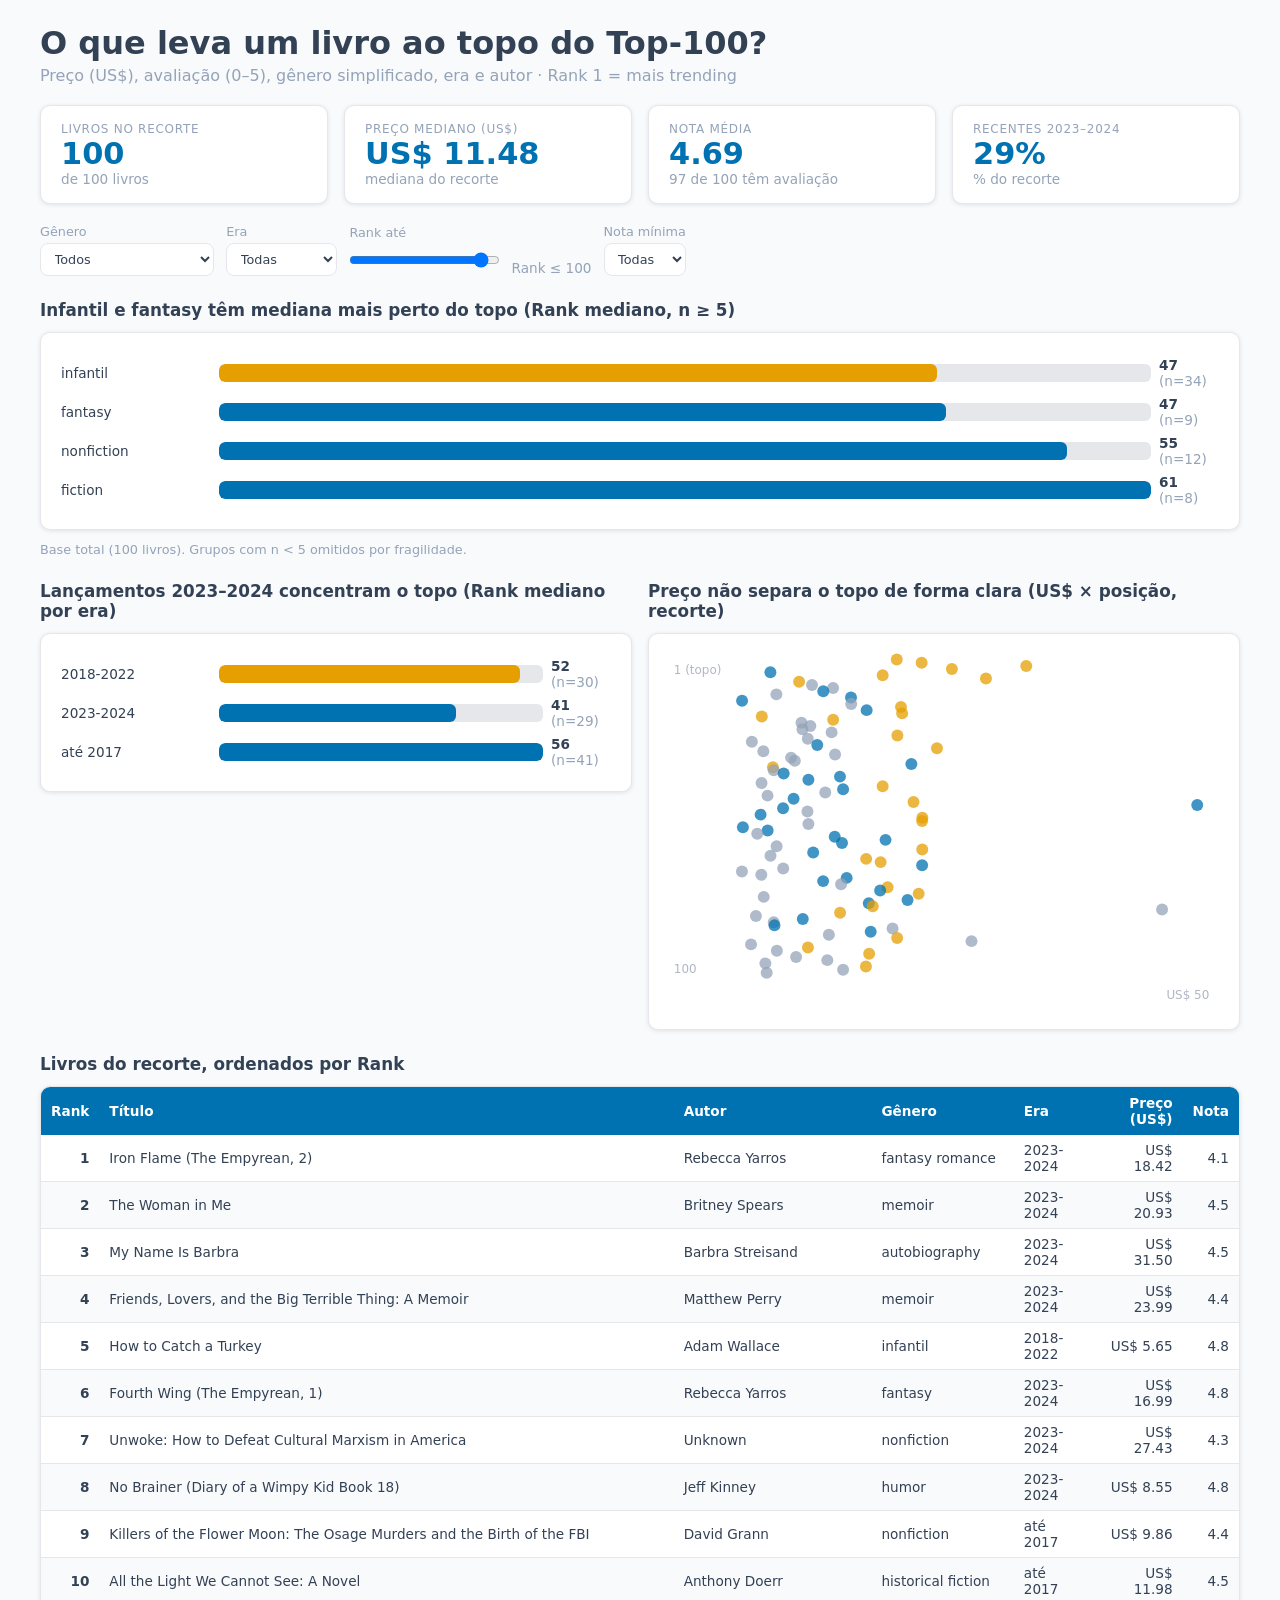
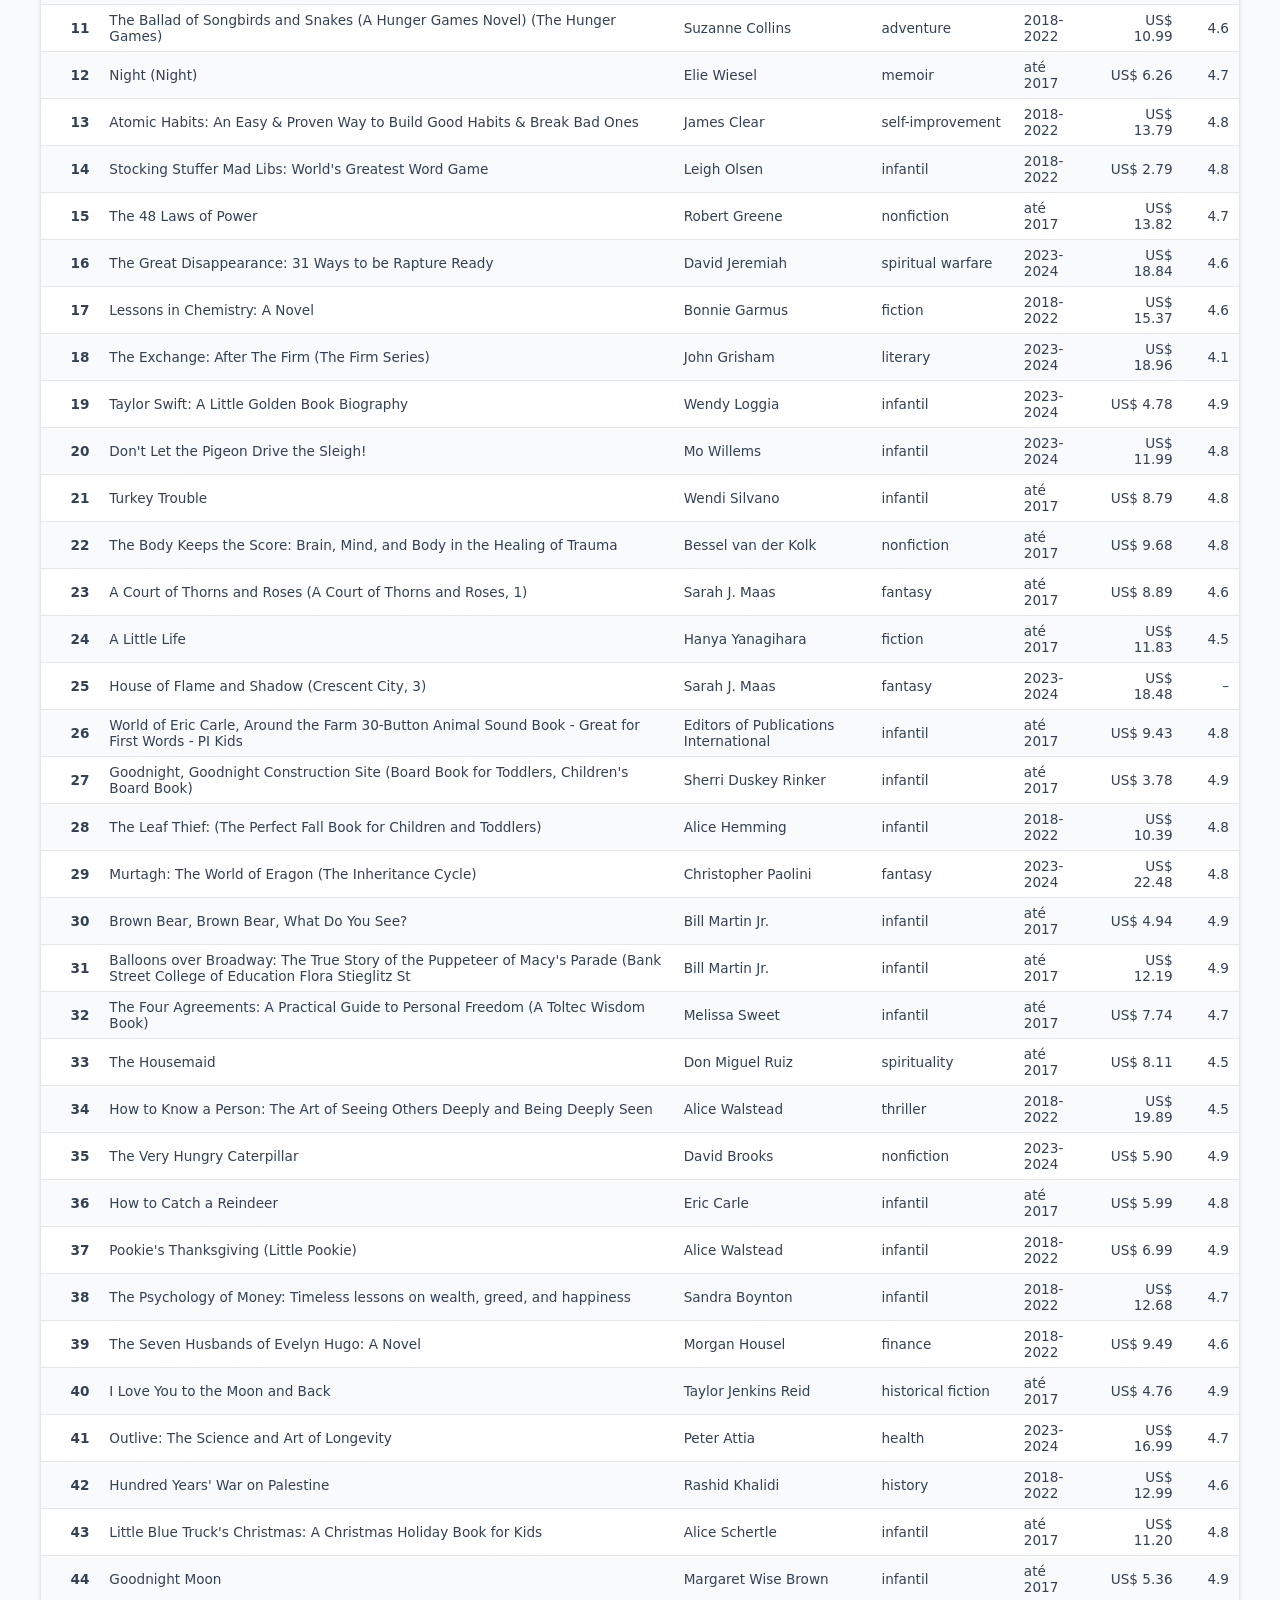
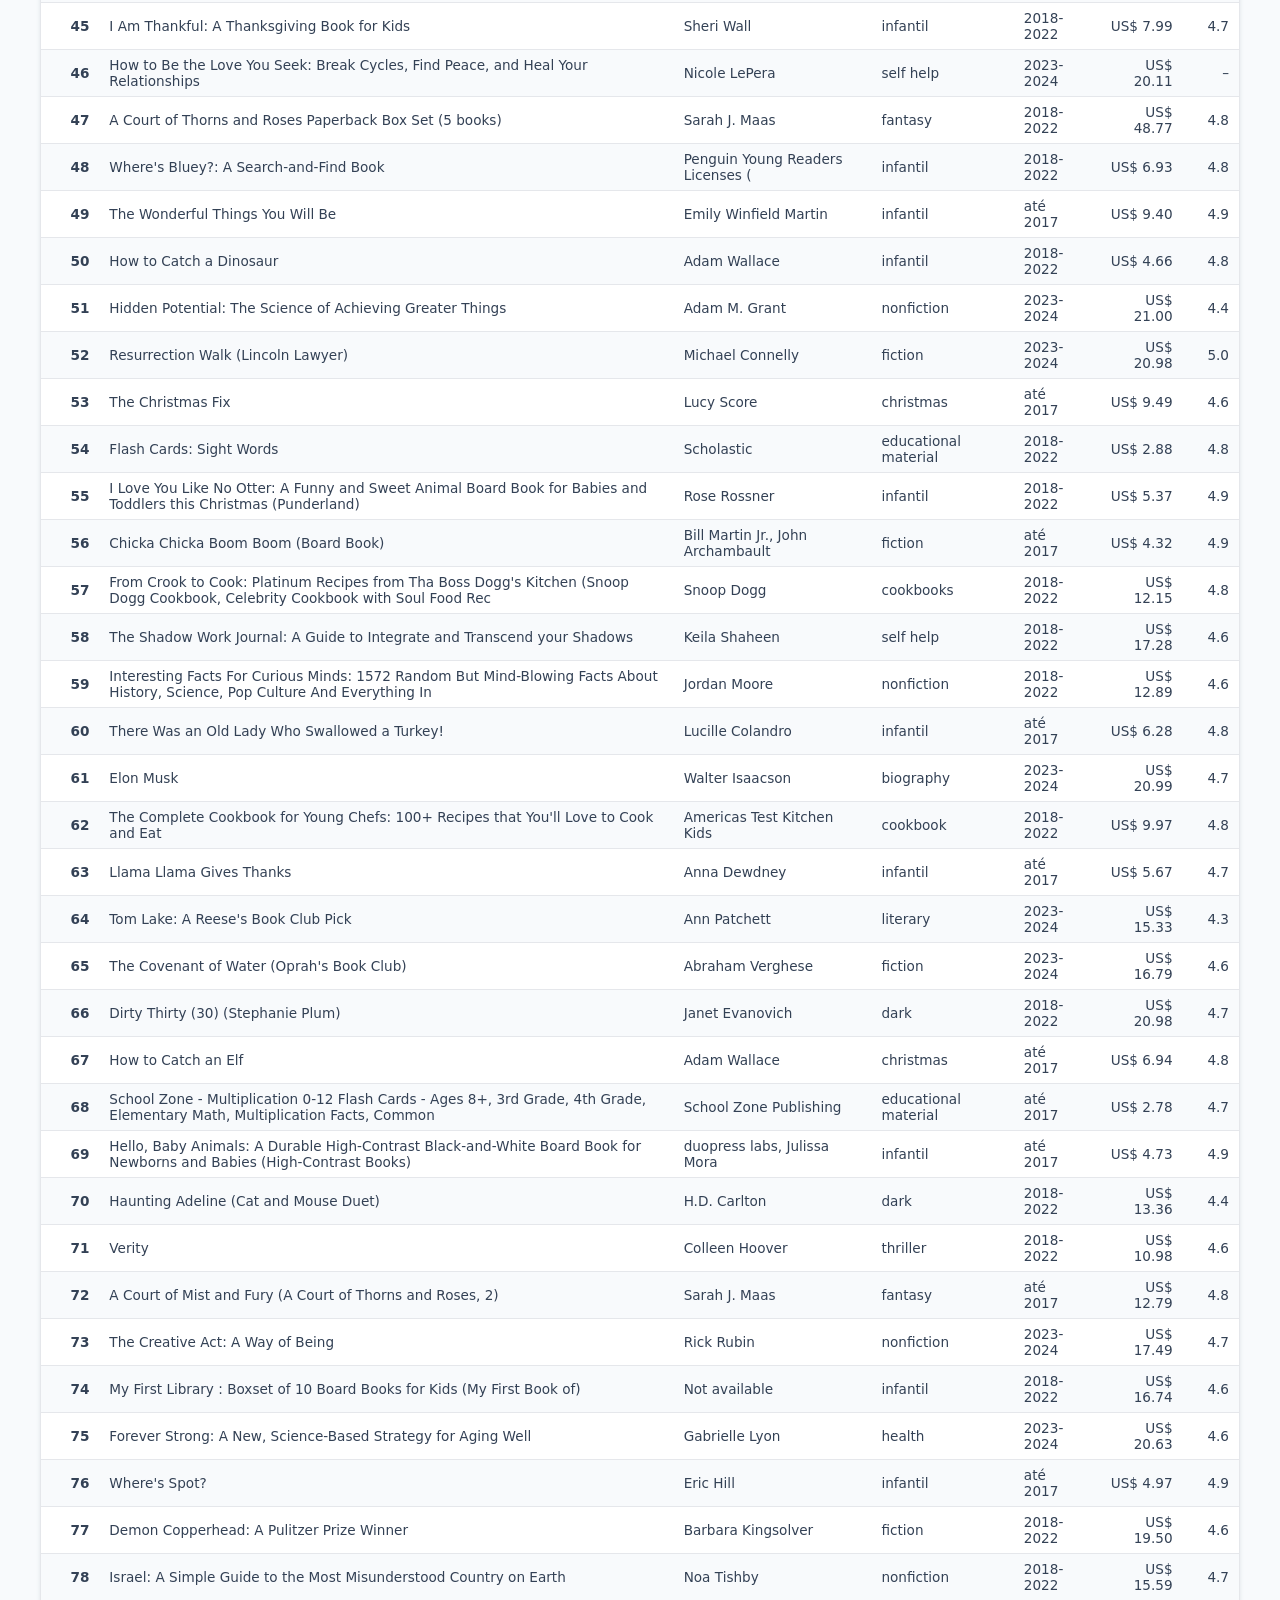
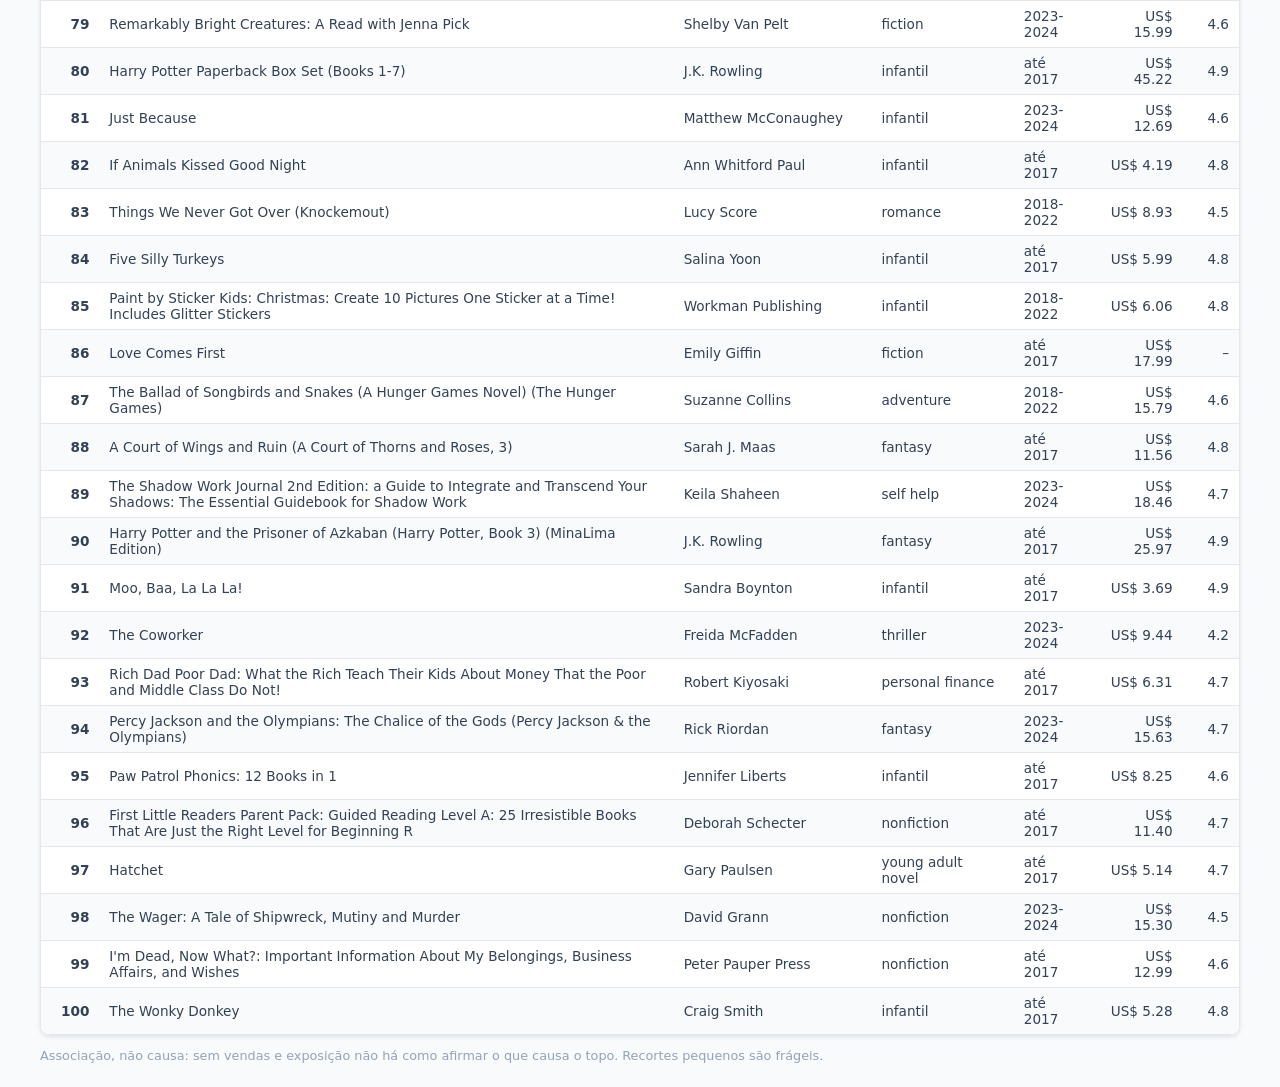
<file: dashboards/top100-fatores-ranking/index.html>
<!DOCTYPE html>
<html lang="pt-BR">
<head>
  <meta charset="UTF-8">
  <meta name="viewport" content="width=device-width, initial-scale=1.0">
  <meta name="description" content="O que leva um livro ao topo do Top-100: preço, avaliação, gênero, ano e autor.">
  <title>O que leva ao topo? | Top-100 Trending Books</title>
  <script src="htmx.min.js" defer></script>
  <script src="data.js"></script>
  <style>
    :root {
      --prim: #0072B2; --destaque: #E69F00; --verde: #009E73;
      --neutro: #94A3B8; --eixo: #B0B7C3; --texto: #334155;
      --fundo: #F8FAFC; --card: #FFFFFF; --borda: #E5E7EB;
      --raio: 10px; --sombra: 0 1px 4px rgba(51,65,85,.12);
    }
    * { box-sizing: border-box; margin: 0; padding: 0; }
    body { font-family: system-ui, -apple-system, "Segoe UI", sans-serif; background: var(--fundo); color: var(--texto); padding: 1.5rem; }
    .wrap { max-width: 1200px; margin: 0 auto; }
    header { margin-bottom: 1.25rem; }
    header h1 { font-size: clamp(1.4rem, 3vw, 2rem); color: var(--texto); }
    header p { color: var(--neutro); margin-top: .25rem; }
    .grid { display: grid; grid-template-columns: repeat(auto-fit, minmax(220px, 1fr)); gap: 1rem; }
    .card { background: var(--card); border: 1px solid var(--borda); border-radius: var(--raio); box-shadow: var(--sombra); padding: 1rem 1.25rem; }
    .card .rotulo { font-size: .75rem; text-transform: uppercase; letter-spacing: .06em; color: var(--neutro); }
    .card .valor { font-size: 1.9rem; font-weight: 700; color: var(--prim); }
    .card .detalhe { font-size: .85rem; color: var(--neutro); }
    .filtros { display: flex; flex-wrap: wrap; gap: .75rem; margin: 1.25rem 0; align-items: end; }
    .filtros label { display: grid; gap: .25rem; font-size: .8rem; color: var(--neutro); }
    .filtros select, .filtros input { font: inherit; color: var(--texto); padding: .45rem .6rem; border: 1px solid var(--borda); border-radius: 8px; background: #fff; }
    section h2 { font-size: 1.05rem; margin: 1.5rem 0 .75rem; }
    .cols { display: grid; grid-template-columns: repeat(auto-fit, minmax(320px, 1fr)); gap: 1rem; }
    .barra-linha { display: grid; grid-template-columns: 150px 1fr 60px; gap: .5rem; align-items: center; margin: .45rem 0; font-size: .85rem; }
    .trilho { background: var(--borda); border-radius: 6px; height: 18px; overflow: hidden; }
    .preench { background: var(--prim); height: 100%; border-radius: 6px; }
    .preench.destaque { background: var(--destaque); }
    table { width: 100%; border-collapse: collapse; font-size: .85rem; }
    th { background: var(--prim); color: #fff; text-align: left; padding: 8px 10px; }
    td { padding: 7px 10px; border-bottom: 1px solid var(--borda); }
    tbody tr:nth-child(even) { background: var(--fundo); }
    td.num, th.num { text-align: right; }
    .nota { font-size: .8rem; color: var(--neutro); margin-top: .75rem; }
    svg { width: 100%; height: auto; }
    @media (max-width: 640px) { .barra-linha { grid-template-columns: 110px 1fr 50px; } }
  </style>
</head>
<body>
<div class="wrap">
  <header>
    <h1>O que leva um livro ao topo do Top-100?</h1>
    <p>Preço (US$), avaliação (0–5), gênero simplificado, era e autor · Rank 1 = mais trending</p>
  </header>

  <div class="grid" id="kpis">
    <div class="card"><div class="rotulo">Livros no recorte</div><div class="valor" id="k-n">–</div><div class="detalhe" id="k-n-sub">–</div></div>
    <div class="card"><div class="rotulo">Preço mediano (US$)</div><div class="valor" id="k-preco">–</div><div class="detalhe">mediana do recorte</div></div>
    <div class="card"><div class="rotulo">Nota média</div><div class="valor" id="k-nota">–</div><div class="detalhe">97 de 100 têm avaliação</div></div>
    <div class="card"><div class="rotulo">Recentes 2023–2024</div><div class="valor" id="k-rec">–</div><div class="detalhe">% do recorte</div></div>
  </div>

  <div class="filtros">
    <label>Gênero
      <select id="f-genero"><option value="">Todos</option></select>
    </label>
    <label>Era
      <select id="f-era"><option value="">Todas</option><option>até 2017</option><option>2018-2022</option><option>2023-2024</option></select>
    </label>
    <label>Rank até
      <input type="range" id="f-top" min="10" max="100" step="5" value="100">
    </label>
    <span class="detalhe" id="f-top-lab" style="font-size:.85rem;color:var(--neutro)">Top-100</span>
    <label>Nota mínima
      <select id="f-nota"><option value="">Todas</option><option value="4.5">4.5+</option><option value="4.7">4.7+</option><option value="4.8">4.8+</option></select>
    </label>
  </div>

  <section>
    <h2>Infantil e fantasy têm mediana mais perto do topo (Rank mediano, n ≥ 5)</h2>
    <div class="card" id="graf-genero"></div>
    <p class="nota">Base total (100 livros). Grupos com n &lt; 5 omitidos por fragilidade.</p>
  </section>

  <div class="cols">
    <section>
      <h2>Lançamentos 2023–2024 concentram o topo (Rank mediano por era)</h2>
      <div class="card" id="graf-era"></div>
    </section>
    <section>
      <h2>Preço não separa o topo de forma clara (US$ × posição, recorte)</h2>
      <div class="card"><svg id="scatter" viewBox="0 0 460 300" role="img" aria-label="Dispersão preço versus rank"></svg></div>
    </section>
  </div>

  <section>
    <h2>Livros do recorte, ordenados por Rank</h2>
    <div class="card" style="padding:0;overflow:auto">
      <table>
        <thead><tr><th class="num">Rank</th><th>Título</th><th>Autor</th><th>Gênero</th><th>Era</th><th class="num">Preço (US$)</th><th class="num">Nota</th></tr></thead>
        <tbody id="tbody"></tbody>
      </table>
    </div>
    <p class="nota">Associação, não causa: sem vendas e exposição não há como afirmar o que causa o topo. Recortes pequenos são frágeis.</p>
  </section>
</div>

<script>
const livros = DADOS.livros;
const $ = id => document.getElementById(id);
const genSel = $("f-genero"), eraSel = $("f-era"), topRg = $("f-top"), notaSel = $("f-nota");

[...new Set(livros.map(l => l.genero))].sort().forEach(g => {
  const o = document.createElement("option"); o.textContent = g; genSel.appendChild(o);
});

function mediana(xs) {
  if (!xs.length) return NaN;
  const s = [...xs].sort((a, b) => a - b), m = Math.floor(s.length / 2);
  return s.length % 2 ? s[m] : (s[m - 1] + s[m]) / 2;
}
function filtrados() {
  const topN = +topRg.value, nMin = notaSel.value === "" ? -1 : +notaSel.value;
  return livros.filter(l =>
    (!genSel.value || l.genero === genSel.value) &&
    (!eraSel.value || l.era === eraSel.value) &&
    l.rank <= topN &&
    (l.rating === null || l.rating >= nMin)
  ).sort((a, b) => a.rank - b.rank);
}
function barras(el, itens, rotulo, maxV, fmt) {
  el.innerHTML = itens.map((it, i) =>
    `<div class="barra-linha"><span>${it.rotulo}</span>` +
    `<div class="trilho"><div class="preench${i === 0 ? " destaque" : ""}" style="width:${Math.round(100 * it.valor / maxV)}%"></div></div>` +
    `<span><b>${fmt(it.valor)}</b> <span style="color:var(--neutro)">(${it.n})</span></span></div>`
  ).join("");
}
function desenhaEstatico() {
  const g = DADOS.por_genero.map(d => ({ rotulo: d.genero_simples, valor: d.rank_med, n: "n=" + d.n }));
  barras($("graf-genero"), g, 0, Math.max(...g.map(x => x.valor)), v => v.toFixed(0));
  const e = DADOS.por_era.map(d => ({ rotulo: d.era, valor: d.rank_med, n: "n=" + d.n }));
  barras($("graf-era"), e, 0, Math.max(...e.map(x => x.valor)), v => v.toFixed(0));
}
function desenha() {
  const rec = filtrados();
  $("f-top-lab").textContent = "Rank ≤ " + topRg.value;
  $("k-n").textContent = rec.length;
  $("k-n-sub").textContent = "de 100 livros";
  $("k-preco").textContent = rec.length ? "US$ " + mediana(rec.map(l => l.preco)).toFixed(2) : "–";
  const notas = rec.map(l => l.rating).filter(v => v !== null);
  $("k-nota").textContent = notas.length ? (notas.reduce((a, b) => a + b, 0) / notas.length).toFixed(2) : "–";
  $("k-rec").textContent = rec.length ? Math.round(100 * rec.filter(l => l.era === "2023-2024").length / rec.length) + "%" : "–";
  const W = 460, H = 300, ML = 38, MB = 30, MT = 8, MR = 8;
  const pMax = 50;
  const X = p => ML + (p / pMax) * (W - ML - MR);
  const Y = r => MT + ((r - 1) / 99) * (H - MT - MB);
  const cor = e => e === "2023-2024" ? "#E69F00" : e === "2018-2022" ? "#0072B2" : "#94A3B8";
  let s = `<text x="4" y="20" font-size="10" fill="#B0B7C3">1 (topo)</text>` +
    `<text x="4" y="${H - MB}" font-size="10" fill="#B0B7C3">100</text>` +
    `<text x="${W - 44}" y="${H - 8}" font-size="10" fill="#B0B7C3">US$ 50</text>`;
  rec.forEach(l => {
    s += `<circle cx="${X(Math.min(l.preco, pMax)).toFixed(1)}" cy="${Y(l.rank).toFixed(1)}" r="5" fill="${cor(l.era)}" opacity="0.75"><title>#${l.rank} ${l.titulo} — US$ ${l.preco}</title></circle>`;
  });
  $("scatter").innerHTML = s;
  $("tbody").innerHTML = rec.map(l =>
    `<tr><td class="num"><b>${l.rank}</b></td><td>${l.titulo}</td><td>${l.autor}</td>` +
    `<td>${l.genero}</td><td>${l.era}</td><td class="num">US$ ${l.preco.toFixed(2)}</td>` +
    `<td class="num">${l.rating === null ? "–" : l.rating.toFixed(1)}</td></tr>`
  ).join("") || `<tr><td colspan="7">Nenhum livro neste recorte.</td></tr>`;
}
[genSel, eraSel, notaSel].forEach(el => el.addEventListener("change", desenha));
topRg.addEventListener("input", desenha);
desenhaEstatico();
desenha();
</script>
</body>
</html>
</file>
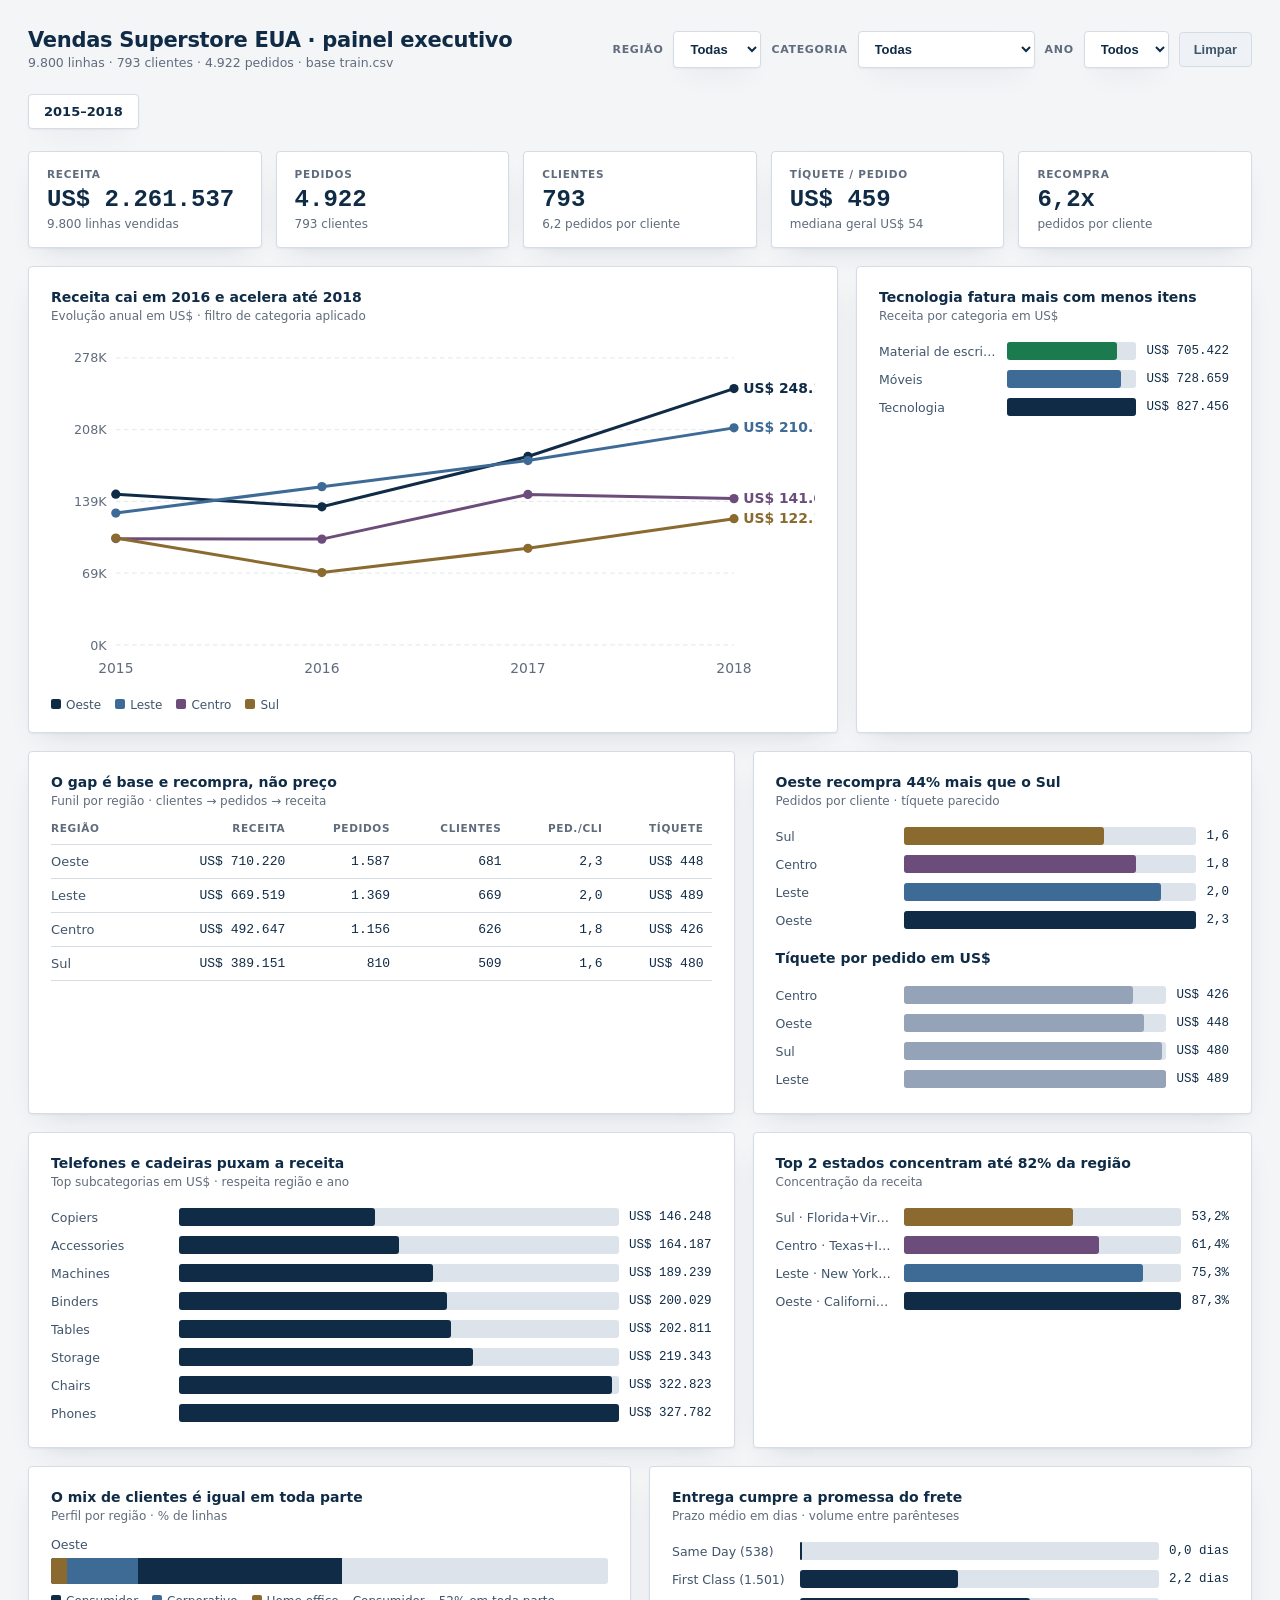
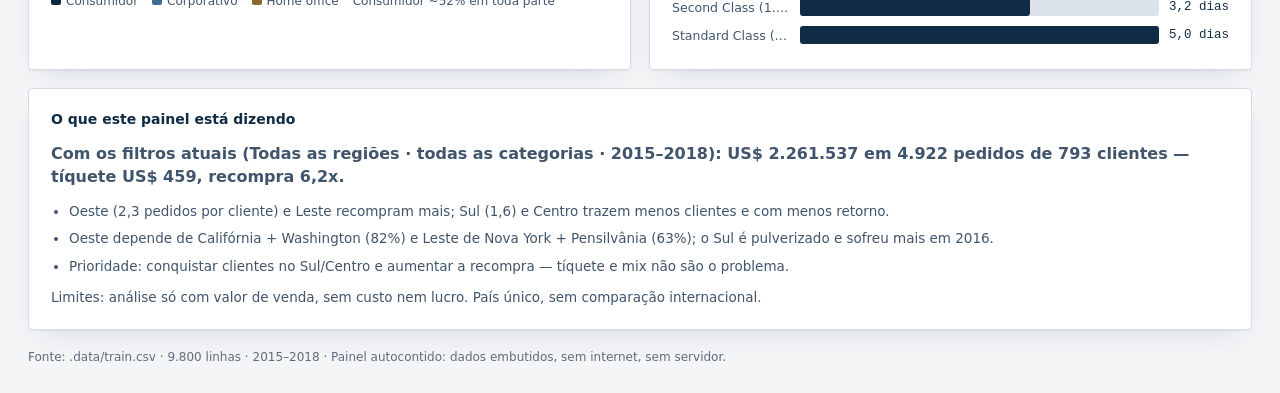
<file: dashboards/visao-geral-vendas/index.html>
<!DOCTYPE html>
<html lang="pt-BR">
<head>
<meta charset="UTF-8">
<meta name="viewport" content="width=device-width, initial-scale=1.0">
<title>Vendas Superstore EUA · painel executivo</title>
<style>
:root{
  --bg:#f4f5f7; --plane:#ffffff; --plane-2:#eef1f5; --stroke:#d6dce4;
  --ink:#0f2b46; --ink-2:#40556b; --muted:#606c7c;
  --acc:#0f2b46; --acc-2:#8a6a2f; --good:#1c7a4f; --bad:#a32020;
  --track:#dde3ea; --grid:#e8ecf1; --radius:4px; --bw:1px;
  --shadow:0 1px 2px rgba(15,43,70,.05), 0 12px 30px -14px rgba(15,43,70,.16);
  --mono:"IBM Plex Mono",ui-monospace,SFMono-Regular,Menlo,monospace;
}
*{box-sizing:border-box;margin:0;padding:0}
body{background:var(--bg);color:var(--ink);
  font-family:"Source Sans 3",system-ui,-apple-system,"Segoe UI",sans-serif;
  -webkit-font-smoothing:antialiased;padding:28px}
.app{max-width:1420px;margin:0 auto}
.topo{display:flex;align-items:center;justify-content:space-between;gap:24px;margin-bottom:22px;flex-wrap:wrap}
.marca h1{font-size:21px;font-weight:700;letter-spacing:-.3px}
.marca p{font-size:12.5px;color:var(--muted);margin-top:3px}
.filtros{display:flex;gap:10px;flex-wrap:wrap;align-items:center}
.filtros label{font-size:11px;font-weight:700;text-transform:uppercase;letter-spacing:.06em;color:var(--muted)}
.filtros select{padding:9px 12px;border:var(--bw) solid var(--stroke);border-radius:var(--radius);
  background:var(--plane);font-size:13px;font-weight:600;color:var(--ink);box-shadow:var(--shadow)}
.filtros button{padding:9px 14px;border:var(--bw) solid var(--stroke);border-radius:var(--radius);
  background:var(--plane-2);font-size:13px;font-weight:700;color:var(--ink-2);cursor:pointer}
.filtros button:hover{background:var(--track)}
.periodo{display:inline-flex;align-items:center;gap:8px;padding:9px 15px;border:var(--bw) solid var(--stroke);
  border-radius:var(--radius);background:var(--plane);font-size:13px;font-weight:600;box-shadow:var(--shadow)}
.grade{display:grid;grid-template-columns:repeat(12,1fr);gap:18px}
.grade>div{min-width:0;display:flex;flex-direction:column}
.grade>div>*{flex:1}
.card{background:var(--plane);border:var(--bw) solid var(--stroke);border-radius:var(--radius);
  box-shadow:var(--shadow);padding:20px 22px}
.card-h{display:flex;align-items:baseline;justify-content:space-between;gap:16px;margin-bottom:14px}
.card-h b{font-size:14px;font-weight:600}
.card-h span{font-size:12px;color:var(--muted);display:block;margin-top:3px}
.kpis{display:flex;gap:14px;flex-wrap:wrap}
.kpi{flex:1 1 160px;background:var(--plane);border:var(--bw) solid var(--stroke);border-radius:var(--radius);
  box-shadow:var(--shadow);padding:16px 18px}
.kpi .lb{font-size:10.5px;font-weight:700;text-transform:uppercase;letter-spacing:.07em;color:var(--muted)}
.kpi .vl{font-size:24px;font-weight:700;margin-top:6px;font-family:var(--mono);font-variant-numeric:tabular-nums}
.kpi .sb{font-size:12px;color:var(--muted);margin-top:4px}
table{width:100%;border-collapse:collapse}
th{text-align:left;font-size:10.5px;color:var(--muted);font-weight:600;text-transform:uppercase;
  letter-spacing:.06em;padding:0 8px 10px 0;border-bottom:var(--bw) solid var(--stroke)}
th.num,td.num{text-align:right}
td{padding:9px 8px 9px 0;font-size:13px;color:var(--ink-2);border-bottom:var(--bw) solid var(--stroke)}
td.num{font-family:var(--mono);font-variant-numeric:tabular-nums;color:var(--ink)}
tr.dest td{background:var(--plane-2);font-weight:700}
.bar-row{display:grid;grid-template-columns:118px 1fr auto;gap:10px;align-items:center;padding:5px 0}
.bar-lb{font-size:12.5px;color:var(--ink-2);white-space:nowrap;overflow:hidden;text-overflow:ellipsis}
.bar-tr{background:var(--track);border-radius:3px;height:18px;position:relative}
.bar-fl{height:100%;border-radius:3px;min-width:2px}
.bar-vl{font-size:12.5px;font-family:var(--mono);font-variant-numeric:tabular-nums;color:var(--ink);white-space:nowrap}
.leg{display:flex;gap:14px;flex-wrap:wrap;margin-top:10px}
.leg span{font-size:12px;color:var(--ink-2)}
.leg i{display:inline-block;width:10px;height:10px;border-radius:2px;margin-right:5px}
.stack{display:flex;height:26px;border-radius:3px;overflow:hidden;background:var(--track);margin:6px 0 2px}
.stack div{height:100%}
.stack-lb{font-size:12.5px;color:var(--ink-2);margin-top:10px}
.insight p.lead{font-size:16px;font-weight:600;line-height:1.45;margin-bottom:10px}
.insight p, .insight li{font-size:13.5px;color:var(--ink-2);line-height:1.6}
.insight ul{margin:12px 0 0;padding-left:18px}
.insight li{margin-top:6px}
.rodape{margin-top:20px;font-size:12px;color:var(--muted)}
svg text{font-family:inherit}
@media (max-width:900px){.grade>div{grid-column:span 12 !important}.bar-row{grid-template-columns:96px 1fr auto}}
</style>
</head>
<body>
<div class="app">
  <div class="topo">
    <div class="marca">
      <h1>Vendas Superstore EUA · painel executivo</h1>
      <p>9.800 linhas · 793 clientes · 4.922 pedidos · base train.csv</p>
    </div>
    <div class="filtros">
      <label for="f-reg">Região</label>
      <select id="f-reg">
        <option value="Todas">Todas</option>
        <option value="West">Oeste</option>
        <option value="East">Leste</option>
        <option value="Central">Centro</option>
        <option value="South">Sul</option>
      </select>
      <label for="f-cat">Categoria</label>
      <select id="f-cat">
        <option value="Todas">Todas</option>
        <option value="Technology">Tecnologia</option>
        <option value="Furniture">Móveis</option>
        <option value="Office Supplies">Material de escritório</option>
      </select>
      <label for="f-ano">Ano</label>
      <select id="f-ano">
        <option value="Todos">Todos</option>
        <option value="2015">2015</option>
        <option value="2016">2016</option>
        <option value="2017">2017</option>
        <option value="2018">2018</option>
      </select>
      <button id="f-limpar" type="button">Limpar</button>
    </div>
    <span class="periodo">2015–2018</span>
  </div>
  <div class="grade">
    <div style="grid-column:span 12"><div class="kpis" id="kpis"></div></div>
    <div style="grid-column:span 8"><section class="card">
      <div class="card-h"><div><b id="t-evolucao">Receita cresce após 2016 em todas as regiões</b><span>Evolução anual em US$ · filtro de categoria aplicado</span></div></div>
      <div id="ch-evolucao"></div><div class="leg" id="leg-evolucao"></div>
    </section></div>
    <div style="grid-column:span 4"><section class="card">
      <div class="card-h"><div><b>Tecnologia fatura mais com menos itens</b><span>Receita por categoria em US$</span></div></div>
      <div id="ch-categoria"></div>
    </section></div>
    <div style="grid-column:span 7"><section class="card">
      <div class="card-h"><div><b>O gap é base e recompra, não preço</b><span>Funil por região · clientes → pedidos → receita</span></div></div>
      <table><thead><tr><th>Região</th><th class="num">Receita</th><th class="num">Pedidos</th><th class="num">Clientes</th><th class="num">Ped./cli</th><th class="num">Tíquete</th></tr></thead>
      <tbody id="tb-funil"></tbody></table>
    </section></div>
    <div style="grid-column:span 5"><section class="card">
      <div class="card-h"><div><b>Oeste recompra 44% mais que o Sul</b><span>Pedidos por cliente · tíquete parecido</span></div></div>
      <div id="ch-recompra"></div>
      <div class="card-h" style="margin-top:14px"><div><b>Tíquete por pedido em US$</b></div></div>
      <div id="ch-tiquete"></div>
    </section></div>
    <div style="grid-column:span 7"><section class="card">
      <div class="card-h"><div><b>Telefones e cadeiras puxam a receita</b><span>Top subcategorias em US$ · respeita região e ano</span></div></div>
      <div id="ch-subcat"></div>
    </section></div>
    <div style="grid-column:span 5"><section class="card">
      <div class="card-h"><div><b id="t-estados">Poucos estados carregam cada região</b><span>Concentração da receita</span></div></div>
      <div id="ch-estados"></div>
    </section></div>
    <div style="grid-column:span 6"><section class="card">
      <div class="card-h"><div><b>O mix de clientes é igual em toda parte</b><span>Perfil por região · % de linhas</span></div></div>
      <div id="ch-segmix"></div><div class="leg" id="leg-segmix"></div>
    </section></div>
    <div style="grid-column:span 6"><section class="card">
      <div class="card-h"><div><b>Entrega cumpre a promessa do frete</b><span>Prazo médio em dias · volume entre parênteses</span></div></div>
      <div id="ch-ship"></div>
    </section></div>
    <div style="grid-column:span 12"><section class="card insight">
      <div class="card-h"><div><b>O que este painel está dizendo</b></div></div>
      <p class="lead" id="insight-dinamico"></p>
      <ul>
        <li>Oeste (2,3 pedidos por cliente) e Leste recompram mais; Sul (1,6) e Centro trazem menos clientes e com menos retorno.</li>
        <li>Oeste depende de Califórnia + Washington (82%) e Leste de Nova York + Pensilvânia (63%); o Sul é pulverizado e sofreu mais em 2016.</li>
        <li>Prioridade: conquistar clientes no Sul/Centro e aumentar a recompra — tíquete e mix não são o problema.</li>
      </ul>
      <p style="margin-top:10px">Limites: análise só com valor de venda, sem custo nem lucro. País único, sem comparação internacional.</p>
    </section></div>
  </div>
  <p class="rodape">Fonte: .data/train.csv · 9.800 linhas · 2015–2018 · Painel autocontido: dados embutidos, sem internet, sem servidor.</p>
</div>
<script>
const DADOS = {"cubo": {"Central|Furniture|2015": {"receita": 32814.0, "linhas": 91, "pedidos": 77, "clientes": 73}, "Central|Furniture|2016": {"receita": 35209.0, "linhas": 101, "pedidos": 84, "clientes": 80}, "Central|Furniture|2017": {"receita": 49732.0, "linhas": 132, "pedidos": 111, "clientes": 105}, "Central|Furniture|2018": {"receita": 42563.0, "linhas": 146, "pedidos": 121, "clientes": 111}, "Central|Furniture|Todos": {"receita": 160317.0, "linhas": 470, "pedidos": 393, "clientes": 312}, "Central|Office Supplies|2015": {"receita": 36781.0, "linhas": 294, "pedidos": 173, "clientes": 157}, "Central|Office Supplies|2016": {"receita": 25396.0, "linhas": 270, "pedidos": 173, "clientes": 153}, "Central|Office Supplies|2017": {"receita": 45598.0, "linhas": 346, "pedidos": 210, "clientes": 189}, "Central|Office Supplies|2018": {"receita": 55815.0, "linhas": 489, "pedidos": 309, "clientes": 264}, "Central|Office Supplies|Todos": {"receita": 163590.0, "linhas": 1399, "pedidos": 865, "clientes": 537}, "Central|Technology|2015": {"receita": 33325.0, "linhas": 70, "pedidos": 59, "clientes": 58}, "Central|Technology|2016": {"receita": 41821.0, "linhas": 103, "pedidos": 84, "clientes": 82}, "Central|Technology|2017": {"receita": 50344.0, "linhas": 113, "pedidos": 100, "clientes": 94}, "Central|Technology|2018": {"receita": 43250.0, "linhas": 122, "pedidos": 105, "clientes": 98}, "Central|Technology|Todos": {"receita": 168739.0, "linhas": 408, "pedidos": 348, "clientes": 290}, "Central|Todas|2015": {"receita": 102921.0, "linhas": 455, "pedidos": 223, "clientes": 200}, "Central|Todas|2016": {"receita": 102425.0, "linhas": 474, "pedidos": 233, "clientes": 200}, "Central|Todas|2017": {"receita": 145674.0, "linhas": 591, "pedidos": 300, "clientes": 259}, "Central|Todas|2018": {"receita": 141627.0, "linhas": 757, "pedidos": 400, "clientes": 322}, "Central|Todas|Todos": {"receita": 492647.0, "linhas": 2277, "pedidos": 1156, "clientes": 626}, "East|Furniture|2015": {"receita": 46833.0, "linhas": 115, "pedidos": 93, "clientes": 90}, "East|Furniture|2016": {"receita": 53810.0, "linhas": 125, "pedidos": 100, "clientes": 97}, "East|Furniture|2017": {"receita": 44964.0, "linhas": 154, "pedidos": 131, "clientes": 116}, "East|Furniture|2018": {"receita": 60854.0, "linhas": 197, "pedidos": 156, "clientes": 138}, "East|Furniture|Todos": {"receita": 206461.0, "linhas": 591, "pedidos": 480, "clientes": 368}, "East|Office Supplies|2015": {"receita": 35657.0, "linhas": 307, "pedidos": 199, "clientes": 180}, "East|Office Supplies|2016": {"receita": 40079.0, "linhas": 369, "pedidos": 228, "clientes": 198}, "East|Office Supplies|2017": {"receita": 61050.0, "linhas": 464, "pedidos": 274, "clientes": 233}, "East|Office Supplies|2018": {"receita": 63155.0, "linhas": 527, "pedidos": 347, "clientes": 291}, "East|Office Supplies|Todos": {"receita": 199941.0, "linhas": 1667, "pedidos": 1048, "clientes": 605}, "East|Technology|2015": {"receita": 45163.0, "linhas": 84, "pedidos": 72, "clientes": 70}, "East|Technology|2016": {"receita": 59336.0, "linhas": 132, "pedidos": 103, "clientes": 99}, "East|Technology|2017": {"receita": 72497.0, "linhas": 127, "pedidos": 105, "clientes": 100}, "East|Technology|2018": {"receita": 86120.0, "linhas": 184, "pedidos": 156, "clientes": 139}, "East|Technology|Todos": {"receita": 263117.0, "linhas": 527, "pedidos": 436, "clientes": 349}, "East|Todas|2015": {"receita": 127653.0, "linhas": 506, "pedidos": 255, "clientes": 225}, "East|Todas|2016": {"receita": 153225.0, "linhas": 626, "pedidos": 287, "clientes": 239}, "East|Todas|2017": {"receita": 178512.0, "linhas": 745, "pedidos": 365, "clientes": 297}, "East|Todas|2018": {"receita": 210129.0, "linhas": 908, "pedidos": 462, "clientes": 348}, "East|Todas|Todos": {"receita": 669519.0, "linhas": 2785, "pedidos": 1369, "clientes": 669}, "South|Furniture|2015": {"receita": 26943.0, "linhas": 64, "pedidos": 54, "clientes": 54}, "South|Furniture|2016": {"receita": 23845.0, "linhas": 71, "pedidos": 59, "clientes": 58}, "South|Furniture|2017": {"receita": 27876.0, "linhas": 84, "pedidos": 72, "clientes": 70}, "South|Furniture|2018": {"receita": 37868.0, "linhas": 107, "pedidos": 87, "clientes": 82}, "South|Furniture|Todos": {"receita": 116531.0, "linhas": 326, "pedidos": 272, "clientes": 237}, "South|Office Supplies|2015": {"receita": 25786.0, "linhas": 213, "pedidos": 125, "clientes": 118}, "South|Office Supplies|2016": {"receita": 30229.0, "linhas": 205, "pedidos": 125, "clientes": 117}, "South|Office Supplies|2017": {"receita": 28638.0, "linhas": 253, "pedidos": 159, "clientes": 146}, "South|Office Supplies|2018": {"receita": 39773.0, "linhas": 312, "pedidos": 204, "clientes": 170}, "South|Office Supplies|Todos": {"receita": 124425.0, "linhas": 983, "pedidos": 613, "clientes": 421}, "South|Technology|2015": {"receita": 50646.0, "linhas": 67, "pedidos": 55, "clientes": 55}, "South|Technology|2016": {"receita": 16003.0, "linhas": 54, "pedidos": 49, "clientes": 49}, "South|Technology|2017": {"receita": 37022.0, "linhas": 74, "pedidos": 67, "clientes": 61}, "South|Technology|2018": {"receita": 44524.0, "linhas": 94, "pedidos": 81, "clientes": 75}, "South|Technology|Todos": {"receita": 148195.0, "linhas": 289, "pedidos": 252, "clientes": 217}, "South|Todas|2015": {"receita": 103375.0, "linhas": 344, "pedidos": 161, "clientes": 152}, "South|Todas|2016": {"receita": 70076.0, "linhas": 330, "pedidos": 167, "clientes": 154}, "South|Todas|2017": {"receita": 93536.0, "linhas": 411, "pedidos": 213, "clientes": 186}, "South|Todas|2018": {"receita": 122165.0, "linhas": 513, "pedidos": 269, "clientes": 221}, "South|Todas|Todos": {"receita": 389151.0, "linhas": 1598, "pedidos": 810, "clientes": 509}, "West|Furniture|2015": {"receita": 49887.0, "linhas": 144, "pedidos": 122, "clientes": 114}, "West|Furniture|2016": {"receita": 51191.0, "linhas": 143, "pedidos": 119, "clientes": 113}, "West|Furniture|2017": {"receita": 73241.0, "linhas": 177, "pedidos": 150, "clientes": 138}, "West|Furniture|2018": {"receita": 71029.0, "linhas": 227, "pedidos": 191, "clientes": 177}, "West|Furniture|Todos": {"receita": 245348.0, "linhas": 691, "pedidos": 582, "clientes": 416}, "West|Office Supplies|2015": {"receita": 51289.0, "linhas": 378, "pedidos": 233, "clientes": 208}, "West|Office Supplies|2016": {"receita": 37421.0, "linhas": 366, "pedidos": 236, "clientes": 205}, "West|Office Supplies|2017": {"receita": 47131.0, "linhas": 474, "pedidos": 288, "clientes": 244}, "West|Office Supplies|2018": {"receita": 81625.0, "linhas": 642, "pedidos": 393, "clientes": 320}, "West|Office Supplies|Todos": {"receita": 217467.0, "linhas": 1860, "pedidos": 1150, "clientes": 600}, "West|Technology|2015": {"receita": 44731.0, "linhas": 126, "pedidos": 98, "clientes": 91}, "West|Technology|2016": {"receita": 45098.0, "linhas": 116, "pedidos": 99, "clientes": 94}, "West|Technology|2017": {"receita": 62099.0, "linhas": 136, "pedidos": 111, "clientes": 100}, "West|Technology|2018": {"receita": 95477.0, "linhas": 211, "pedidos": 175, "clientes": 159}, "West|Technology|Todos": {"receita": 247405.0, "linhas": 589, "pedidos": 483, "clientes": 359}, "West|Todas|2015": {"receita": 145908.0, "linhas": 648, "pedidos": 308, "clientes": 266}, "West|Todas|2016": {"receita": 133710.0, "linhas": 625, "pedidos": 332, "clientes": 271}, "West|Todas|2017": {"receita": 182471.0, "linhas": 787, "pedidos": 417, "clientes": 326}, "West|Todas|2018": {"receita": 248131.0, "linhas": 1080, "pedidos": 530, "clientes": 393}, "West|Todas|Todos": {"receita": 710220.0, "linhas": 3140, "pedidos": 1587, "clientes": 681}, "Todas|Furniture|2015": {"receita": 156478.0, "linhas": 414, "pedidos": 346, "clientes": 286}, "Todas|Furniture|2016": {"receita": 164054.0, "linhas": 440, "pedidos": 362, "clientes": 284}, "Todas|Furniture|2017": {"receita": 195813.0, "linhas": 547, "pedidos": 464, "clientes": 350}, "Todas|Furniture|2018": {"receita": 212314.0, "linhas": 677, "pedidos": 555, "clientes": 400}, "Todas|Furniture|Todos": {"receita": 728659.0, "linhas": 2078, "pedidos": 1727, "clientes": 705}, "Todas|Office Supplies|2015": {"receita": 149513.0, "linhas": 1192, "pedidos": 730, "clientes": 503}, "Todas|Office Supplies|2016": {"receita": 133124.0, "linhas": 1210, "pedidos": 762, "clientes": 495}, "Todas|Office Supplies|2017": {"receita": 182418.0, "linhas": 1537, "pedidos": 931, "clientes": 542}, "Todas|Office Supplies|2018": {"receita": 240368.0, "linhas": 1970, "pedidos": 1253, "clientes": 631}, "Todas|Office Supplies|Todos": {"receita": 705422.0, "linhas": 5909, "pedidos": 3676, "clientes": 787}, "Todas|Technology|2015": {"receita": 173866.0, "linhas": 347, "pedidos": 284, "clientes": 243}, "Todas|Technology|2016": {"receita": 162258.0, "linhas": 405, "pedidos": 335, "clientes": 275}, "Todas|Technology|2017": {"receita": 221962.0, "linhas": 450, "pedidos": 383, "clientes": 286}, "Todas|Technology|2018": {"receita": 269371.0, "linhas": 611, "pedidos": 517, "clientes": 385}, "Todas|Technology|Todos": {"receita": 827456.0, "linhas": 1813, "pedidos": 1519, "clientes": 684}, "Todas|Todas|2015": {"receita": 479856.0, "linhas": 1953, "pedidos": 947, "clientes": 589}, "Todas|Todas|2016": {"receita": 459436.0, "linhas": 2055, "pedidos": 1019, "clientes": 567}, "Todas|Todas|2017": {"receita": 600193.0, "linhas": 2534, "pedidos": 1295, "clientes": 635}, "Todas|Todas|2018": {"receita": 722052.0, "linhas": 3258, "pedidos": 1661, "clientes": 690}, "Todas|Todas|Todos": {"receita": 2261537.0, "linhas": 9800, "pedidos": 4922, "clientes": 793}}, "evolucao": {"Central|Furniture": {"2015": 32814.0, "2016": 35209.0, "2017": 49732.0, "2018": 42563.0}, "Central|Office Supplies": {"2015": 36781.0, "2016": 25396.0, "2017": 45598.0, "2018": 55815.0}, "Central|Technology": {"2015": 33325.0, "2016": 41821.0, "2017": 50344.0, "2018": 43250.0}, "Central|Todas": {"2015": 102921.0, "2016": 102425.0, "2017": 145674.0, "2018": 141627.0}, "East|Furniture": {"2015": 46833.0, "2016": 53810.0, "2017": 44964.0, "2018": 60854.0}, "East|Office Supplies": {"2015": 35657.0, "2016": 40079.0, "2017": 61050.0, "2018": 63155.0}, "East|Technology": {"2015": 45163.0, "2016": 59336.0, "2017": 72497.0, "2018": 86120.0}, "East|Todas": {"2015": 127653.0, "2016": 153225.0, "2017": 178512.0, "2018": 210129.0}, "South|Furniture": {"2015": 26943.0, "2016": 23845.0, "2017": 27876.0, "2018": 37868.0}, "South|Office Supplies": {"2015": 25786.0, "2016": 30229.0, "2017": 28638.0, "2018": 39773.0}, "South|Technology": {"2015": 50646.0, "2016": 16003.0, "2017": 37022.0, "2018": 44524.0}, "South|Todas": {"2015": 103375.0, "2016": 70076.0, "2017": 93536.0, "2018": 122165.0}, "West|Furniture": {"2015": 49887.0, "2016": 51191.0, "2017": 73241.0, "2018": 71029.0}, "West|Office Supplies": {"2015": 51289.0, "2016": 37421.0, "2017": 47131.0, "2018": 81625.0}, "West|Technology": {"2015": 44731.0, "2016": 45098.0, "2017": 62099.0, "2018": 95477.0}, "West|Todas": {"2015": 145908.0, "2016": 133710.0, "2017": 182471.0, "2018": 248131.0}, "Todas|Furniture": {"2015": 156478.0, "2016": 164054.0, "2017": 195813.0, "2018": 212314.0}, "Todas|Office Supplies": {"2015": 149513.0, "2016": 133124.0, "2017": 182418.0, "2018": 240368.0}, "Todas|Technology": {"2015": 173866.0, "2016": 162258.0, "2017": 221962.0, "2018": 269371.0}, "Todas|Todas": {"2015": 479856.0, "2016": 459436.0, "2017": 600193.0, "2018": 722052.0}}, "subcat": {"Central|2015": {"Chairs": 20754.0, "Machines": 16292.0, "Binders": 15871.0, "Storage": 10961.0, "Phones": 9926.0, "Tables": 7785.0, "Accessories": 3837.0, "Appliances": 3659.0, "Copiers": 3270.0, "Furnishings": 2441.0, "Paper": 2281.0, "Bookcases": 1834.0, "Envelopes": 1599.0, "Labels": 1033.0, "Art": 822.0, "Supplies": 440.0, "Fasteners": 116.0}, "Central|2016": {"Phones": 19364.0, "Chairs": 17909.0, "Copiers": 12810.0, "Storage": 8331.0, "Bookcases": 7914.0, "Accessories": 7795.0, "Tables": 6857.0, "Binders": 5891.0, "Appliances": 4975.0, "Paper": 3479.0, "Furnishings": 2529.0, "Machines": 1852.0, "Art": 1132.0, "Envelopes": 871.0, "Supplies": 324.0, "Labels": 305.0, "Fasteners": 89.0}, "Central|2017": {"Chairs": 22418.0, "Phones": 19507.0, "Copiers": 17500.0, "Binders": 14018.0, "Tables": 13923.0, "Storage": 12812.0, "Accessories": 10678.0, "Bookcases": 8385.0, "Appliances": 6015.0, "Paper": 5309.0, "Furnishings": 5006.0, "Supplies": 4295.0, "Machines": 2659.0, "Art": 1520.0, "Envelopes": 871.0, "Labels": 511.0, "Fasteners": 247.0}, "Central|2018": {"Phones": 23143.0, "Chairs": 21293.0, "Binders": 21086.0, "Storage": 13304.0, "Tables": 10589.0, "Accessories": 10432.0, "Appliances": 6528.0, "Paper": 6116.0, "Machines": 5995.0, "Bookcases": 5640.0, "Furnishings": 5040.0, "Supplies": 4408.0, "Copiers": 3680.0, "Art": 2272.0, "Envelopes": 1197.0, "Labels": 587.0, "Fasteners": 318.0}, "Central|Todos": {"Chairs": 82373.0, "Phones": 71940.0, "Binders": 56865.0, "Storage": 45407.0, "Tables": 39155.0, "Copiers": 37260.0, "Accessories": 32742.0, "Machines": 26797.0, "Bookcases": 23774.0, "Appliances": 21177.0, "Paper": 17185.0, "Furnishings": 15016.0, "Supplies": 9467.0, "Art": 5746.0, "Envelopes": 4537.0, "Labels": 2436.0, "Fasteners": 770.0}, "East|2015": {"Chairs": 22008.0, "Phones": 20524.0, "Storage": 16207.0, "Machines": 14636.0, "Bookcases": 10863.0, "Tables": 10273.0, "Binders": 6315.0, "Accessories": 5903.0, "Appliances": 5779.0, "Copiers": 4100.0, "Furnishings": 3689.0, "Paper": 3643.0, "Envelopes": 1348.0, "Art": 1290.0, "Labels": 516.0, "Supplies": 461.0, "Fasteners": 97.0}, "East|2016": {"Phones": 22118.0, "Chairs": 20009.0, "Bookcases": 19653.0, "Accessories": 17831.0, "Machines": 14427.0, "Binders": 13066.0, "Storage": 12140.0, "Tables": 8885.0, "Appliances": 6678.0, "Furnishings": 5263.0, "Copiers": 4960.0, "Paper": 3872.0, "Art": 1707.0, "Supplies": 1126.0, "Envelopes": 813.0, "Labels": 485.0, "Fasteners": 192.0}, "East|2017": {"Machines": 25216.0, "Chairs": 22437.0, "Storage": 22059.0, "Phones": 21290.0, "Copiers": 19760.0, "Binders": 18785.0, "Appliances": 9393.0, "Furnishings": 8737.0, "Tables": 7825.0, "Accessories": 6231.0, "Bookcases": 5964.0, "Paper": 4671.0, "Supplies": 2051.0, "Art": 1837.0, "Envelopes": 1131.0, "Labels": 779.0, "Fasteners": 344.0}, "East|2018": {"Phones": 35952.0, "Chairs": 31233.0, "Copiers": 24400.0, "Storage": 19022.0, "Accessories": 13941.0, "Binders": 13090.0, "Appliances": 12269.0, "Machines": 11827.0, "Tables": 11826.0, "Furnishings": 10457.0, "Paper": 7352.0, "Bookcases": 7338.0, "Supplies": 7018.0, "Art": 2597.0, "Envelopes": 847.0, "Labels": 775.0, "Fasteners": 187.0}, "East|Todos": {"Phones": 99885.0, "Chairs": 95688.0, "Storage": 69429.0, "Machines": 66106.0, "Copiers": 53219.0, "Binders": 51256.0, "Accessories": 43906.0, "Bookcases": 43819.0, "Tables": 38809.0, "Appliances": 34119.0, "Furnishings": 28145.0, "Paper": 19538.0, "Supplies": 10655.0, "Art": 7431.0, "Envelopes": 4138.0, "Labels": 2555.0, "Fasteners": 820.0}, "South|2015": {"Machines": 27595.0, "Phones": 17249.0, "Chairs": 13072.0, "Tables": 9941.0, "Binders": 8178.0, "Storage": 6715.0, "Accessories": 5323.0, "Supplies": 4247.0, "Paper": 3141.0, "Furnishings": 3135.0, "Appliances": 2120.0, "Bookcases": 794.0, "Art": 566.0, "Copiers": 480.0, "Labels": 401.0, "Envelopes": 252.0, "Fasteners": 166.0}, "South|2016": {"Binders": 13329.0, "Chairs": 10117.0, "Phones": 7848.0, "Tables": 7285.0, "Storage": 6970.0, "Furnishings": 5205.0, "Accessories": 4142.0, "Appliances": 3850.0, "Machines": 3113.0, "Paper": 2088.0, "Envelopes": 1409.0, "Bookcases": 1239.0, "Art": 1217.0, "Labels": 1109.0, "Copiers": 900.0, "Supplies": 130.0, "Fasteners": 125.0}, "South|2017": {"Machines": 13239.0, "Tables": 12498.0, "Phones": 11844.0, "Storage": 10840.0, "Accessories": 9380.0, "Chairs": 6331.0, "Appliances": 5607.0, "Furnishings": 5337.0, "Binders": 4083.0, "Paper": 3923.0, "Bookcases": 3709.0, "Copiers": 2560.0, "Supplies": 1456.0, "Art": 1438.0, "Envelopes": 896.0, "Labels": 288.0, "Fasteners": 105.0}, "South|2018": {"Phones": 21157.0, "Chairs": 15219.0, "Tables": 14106.0, "Binders": 11143.0, "Storage": 10725.0, "Machines": 9945.0, "Accessories": 8062.0, "Appliances": 7948.0, "Copiers": 5360.0, "Bookcases": 5157.0, "Paper": 4740.0, "Furnishings": 3386.0, "Supplies": 2485.0, "Art": 1289.0, "Envelopes": 789.0, "Labels": 546.0, "Fasteners": 107.0}, "South|Todos": {"Phones": 58098.0, "Machines": 53891.0, "Chairs": 44739.0, "Tables": 43830.0, "Binders": 36734.0, "Storage": 35251.0, "Accessories": 26906.0, "Appliances": 19525.0, "Furnishings": 17063.0, "Paper": 13892.0, "Bookcases": 10899.0, "Copiers": 9300.0, "Supplies": 8319.0, "Art": 4510.0, "Envelopes": 3346.0, "Labels": 2344.0, "Fasteners": 503.0}, "West|2015": {"Phones": 29527.0, "Chairs": 21212.0, "Tables": 17758.0, "Storage": 15315.0, "Binders": 12899.0, "Supplies": 9187.0, "Accessories": 8704.0, "Bookcases": 6545.0, "Paper": 5268.0, "Furnishings": 4372.0, "Appliances": 3603.0, "Machines": 3500.0, "Art": 3219.0, "Copiers": 3000.0, "Labels": 876.0, "Envelopes": 646.0, "Fasteners": 277.0}, "West|2016": {"Chairs": 22620.0, "Phones": 18540.0, "Storage": 15880.0, "Tables": 12370.0, "Accessories": 10676.0, "Bookcases": 8670.0, "Machines": 8372.0, "Appliances": 7725.0, "Furnishings": 7530.0, "Copiers": 7510.0, "Paper": 5226.0, "Binders": 3764.0, "Art": 2035.0, "Envelopes": 1355.0, "Labels": 987.0, "Supplies": 309.0, "Fasteners": 140.0}, "West|2017": {"Chairs": 30744.0, "Tables": 26516.0, "Phones": 25359.0, "Accessories": 15446.0, "Machines": 14794.0, "Storage": 13041.0, "Binders": 12108.0, "Bookcases": 8217.0, "Furnishings": 7764.0, "Copiers": 6500.0, "Supplies": 6440.0, "Paper": 6423.0, "Appliances": 5001.0, "Envelopes": 1559.0, "Labels": 1214.0, "Art": 1096.0, "Fasteners": 250.0}, "West|2018": {"Copiers": 29460.0, "Binders": 26402.0, "Accessories": 25806.0, "Chairs": 25447.0, "Storage": 25021.0, "Phones": 24433.0, "Tables": 24372.0, "Machines": 15778.0, "Appliances": 13468.0, "Bookcases": 11888.0, "Furnishings": 9322.0, "Paper": 9297.0, "Art": 2668.0, "Supplies": 2042.0, "Labels": 1937.0, "Envelopes": 546.0, "Fasteners": 243.0}, "West|Todos": {"Chairs": 100023.0, "Phones": 97859.0, "Tables": 81016.0, "Storage": 69256.0, "Accessories": 60632.0, "Binders": 55174.0, "Copiers": 46469.0, "Machines": 42444.0, "Bookcases": 35321.0, "Appliances": 29797.0, "Furnishings": 28988.0, "Paper": 26214.0, "Supplies": 17979.0, "Art": 9018.0, "Labels": 5013.0, "Envelopes": 4107.0, "Fasteners": 909.0}, "Todas|2015": {"Phones": 77226.0, "Chairs": 77046.0, "Machines": 62023.0, "Storage": 49198.0, "Tables": 45758.0, "Binders": 43263.0, "Accessories": 23766.0, "Bookcases": 20037.0, "Appliances": 15161.0, "Supplies": 14336.0, "Paper": 14333.0, "Furnishings": 13637.0, "Copiers": 10850.0, "Art": 5898.0, "Envelopes": 3845.0, "Labels": 2825.0, "Fasteners": 655.0}, "Todas|2016": {"Chairs": 70655.0, "Phones": 67871.0, "Storage": 43321.0, "Accessories": 40444.0, "Bookcases": 37477.0, "Binders": 36050.0, "Tables": 35397.0, "Machines": 27764.0, "Copiers": 26179.0, "Appliances": 23228.0, "Furnishings": 20525.0, "Paper": 14665.0, "Art": 6092.0, "Envelopes": 4448.0, "Labels": 2885.0, "Supplies": 1891.0, "Fasteners": 545.0}, "Todas|2017": {"Chairs": 81930.0, "Phones": 78000.0, "Tables": 60762.0, "Storage": 58752.0, "Machines": 55907.0, "Binders": 48995.0, "Copiers": 46319.0, "Accessories": 41735.0, "Furnishings": 26845.0, "Bookcases": 26275.0, "Appliances": 26017.0, "Paper": 20326.0, "Supplies": 14242.0, "Art": 5891.0, "Envelopes": 4457.0, "Labels": 2793.0, "Fasteners": 946.0}, "Todas|2018": {"Phones": 104686.0, "Chairs": 93191.0, "Binders": 71721.0, "Storage": 68073.0, "Copiers": 62899.0, "Tables": 60894.0, "Accessories": 58241.0, "Machines": 43545.0, "Appliances": 40213.0, "Bookcases": 30024.0, "Furnishings": 28205.0, "Paper": 27505.0, "Supplies": 15952.0, "Art": 8826.0, "Labels": 3845.0, "Envelopes": 3379.0, "Fasteners": 855.0}, "Todas|Todos": {"Phones": 327782.0, "Chairs": 322823.0, "Storage": 219343.0, "Tables": 202811.0, "Binders": 200029.0, "Machines": 189239.0, "Accessories": 164187.0, "Copiers": 146248.0, "Bookcases": 113813.0, "Appliances": 104618.0, "Furnishings": 89212.0, "Paper": 76828.0, "Supplies": 46420.0, "Art": 26705.0, "Envelopes": 16128.0, "Labels": 12348.0, "Fasteners": 3002.0}}, "estados": {"Central": [{"estado": "Texas", "receita": 168573.0}, {"estado": "Illinois", "receita": 79237.0}, {"estado": "Michigan", "receita": 76136.0}, {"estado": "Indiana", "receita": 48718.0}, {"estado": "Wisconsin", "receita": 31173.0}], "East": [{"estado": "New York", "receita": 306361.0}, {"estado": "Pennsylvania", "receita": 116277.0}, {"estado": "Ohio", "receita": 75130.0}, {"estado": "New Jersey", "receita": 34611.0}, {"estado": "Massachusetts", "receita": 28634.0}], "South": [{"estado": "Florida", "receita": 88437.0}, {"estado": "Virginia", "receita": 70637.0}, {"estado": "North Carolina", "receita": 55166.0}, {"estado": "Georgia", "receita": 48219.0}, {"estado": "Kentucky", "receita": 36458.0}], "West": [{"estado": "California", "receita": 446306.0}, {"estado": "Washington", "receita": 135207.0}, {"estado": "Arizona", "receita": 35273.0}, {"estado": "Colorado", "receita": 31842.0}, {"estado": "Oregon", "receita": 17284.0}]}, "ship": {"prazo": {"First Class": 2.2, "Same Day": 0.0, "Second Class": 3.2, "Standard Class": 5.0}, "n": {"Standard Class": 5859, "Second Class": 1902, "First Class": 1501, "Same Day": 538}}, "segmix": {"Central": {"Consumer": 52.2, "Corporate": 29.0, "Home Office": 18.8}, "East": {"Consumer": 51.8, "Corporate": 30.5, "Home Office": 17.6}, "South": {"Consumer": 52.0, "Corporate": 31.3, "Home Office": 16.7}, "West": {"Consumer": 52.2, "Corporate": 30.0, "Home Office": 17.8}}, "anos": [2015, 2016, 2017, 2018], "subcatmap": {"Bookcases": "Furniture", "Chairs": "Furniture", "Labels": "Office Supplies", "Tables": "Furniture", "Storage": "Office Supplies", "Furnishings": "Furniture", "Art": "Office Supplies", "Phones": "Technology", "Binders": "Office Supplies", "Appliances": "Office Supplies", "Paper": "Office Supplies", "Accessories": "Technology", "Envelopes": "Office Supplies", "Fasteners": "Office Supplies", "Supplies": "Office Supplies", "Machines": "Technology", "Copiers": "Technology"}};
const RCOL = {West:"#0f2b46",East:"#3d6b96",Central:"#6b4c7a",South:"#8a6a2f"};
const RNOME = {West:"Oeste",East:"Leste",Central:"Centro",South:"Sul",Todas:"Todas as regiões"};
const REGS = ["West","East","Central","South"];
const CCOL = {Technology:"#0f2b46",Furniture:"#3d6b96","Office Supplies":"#1c7a4f"};
const CNOME = {Technology:"Tecnologia",Furniture:"Móveis","Office Supplies":"Material de escritório"};
const SCOL = {Consumer:"#0f2b46",Corporate:"#3d6b96","Home Office":"#8a6a2f"};
const $ = id => document.getElementById(id);
const fmtUS = v => "US$ " + Math.round(v).toLocaleString("pt-BR");
const fmtN = v => Math.round(v).toLocaleString("pt-BR");
const fmtD1 = v => (Math.round(v*10)/10).toLocaleString("pt-BR",{minimumFractionDigits:1,maximumFractionDigits:1});
const esc = s => String(s).replace(/&/g,"&amp;").replace(/</g,"&lt;");
function hbar(el, items, fmt){
  const max = Math.max.apply(null, items.map(i=>i.value).concat([0])) || 1;
  el.innerHTML = items.map(i=>{
    const w = (i.value/max*100).toFixed(1);
    return '<div class="bar-row"><div class="bar-lb" title="'+esc(i.label)+'">'+esc(i.label)+'</div>'+
      '<div class="bar-tr"><div class="bar-fl" style="width:'+w+'%;background:'+i.color+'"></div></div>'+
      '<div class="bar-vl">'+fmt(i.value)+'</div></div>';
  }).join("");
}
function linha(el, legEl, series, xs){
  const W=660,H=300,pl=56,pr=70,pt=18,pb=34;
  let max=0; series.forEach(s=>s.pts.forEach(p=>{if(p>max)max=p;})); max=max||1; max*=1.12;
  const X=i=>pl+(W-pl-pr)*(xs.length===1?0.5:i/(xs.length-1));
  const Y=v=>pt+(H-pt-pb)*(1-v/max);
  let g="";
  for(let k=0;k<=4;k++){const v=max*k/4,y=Y(v);
    g+='<line x1="'+pl+'" y1="'+y+'" x2="'+(W-pr)+'" y2="'+y+'" stroke="#e8ecf1" stroke-dasharray="4 3"/>'+
       '<text x="'+(pl-8)+'" y="'+(y+4)+'" text-anchor="end" font-size="11" fill="#606c7c">'+Math.round(v/1000)+'K</text>';}
  xs.forEach((x,i)=>{g+='<text x="'+X(i)+'" y="'+(H-10)+'" text-anchor="middle" font-size="12" fill="#606c7c">'+x+'</text>';});
  let paths="";
  series.forEach(s=>{
    const d=s.pts.map((p,i)=>(i?"L":"M")+X(i).toFixed(1)+" "+Y(p).toFixed(1)).join(" ");
    paths+='<path d="'+d+'" fill="none" stroke="'+s.color+'" stroke-width="'+(s.w||2.2)+'"/>';
    s.pts.forEach((p,i)=>{paths+='<circle cx="'+X(i)+'" cy="'+Y(p)+'" r="4" fill="'+s.color+'"/>';});
    const li=s.pts.length-1;
    if(s.pts.length>1) paths+='<text x="'+(X(li)+8)+'" y="'+(Y(s.pts[li])+4)+'" font-size="12" font-weight="700" fill="'+s.color+'">'+s.rotulo+'</text>';
  });
  el.innerHTML='<svg viewBox="0 0 '+W+' '+H+'" style="width:100%;height:auto" role="img">'+g+paths+'</svg>';
  legEl.innerHTML=series.map(s=>'<span><i style="background:'+s.color+'"></i>'+esc(s.nome)+'</span>').join("");
}
function filtros(){return {r:$("f-reg").value, c:$("f-cat").value, a:$("f-ano").value};}
function kpis(f){
  const k = DADOS.cubo[f.r+"|"+f.c+"|"+f.a];
  const tkt = k.pedidos? k.receita/k.pedidos : 0;
  const rec = k.clientes? k.pedidos/k.clientes : 0;
  const cards = [
    {lb:"Receita", vl:fmtUS(k.receita), sb:fmtN(k.linhas)+" linhas vendidas"},
    {lb:"Pedidos", vl:fmtN(k.pedidos), sb:fmtN(k.clientes)+" clientes"},
    {lb:"Clientes", vl:fmtN(k.clientes), sb:fmtD1(rec)+" pedidos por cliente"},
    {lb:"Tíquete / pedido", vl:fmtUS(tkt), sb:"mediana geral US$ 54"},
    {lb:"Recompra", vl:fmtD1(rec)+"x", sb:"pedidos por cliente"}
  ];
  $("kpis").innerHTML = cards.map(x=>'<div class="kpi"><div class="lb">'+x.lb+'</div><div class="vl">'+x.vl+'</div><div class="sb">'+x.sb+'</div></div>').join("");
}
function evolucao(f){
  if(f.a==="Todos"){
    const series = REGS.map(r=>{
      const s = DADOS.evolucao[r+"|"+f.c]||{};
      return {nome:RNOME[r], color:RCOL[r], pts:DADOS.anos.map(a=>s[String(a)]||0),
              rotulo:fmtUS(s[String(DADOS.anos[DADOS.anos.length-1])]||0), w:f.r===r||f.r==="Todas"?2.6:1.6};
    });
    linha($("ch-evolucao"), $("leg-evolucao"), series, DADOS.anos);
    $("t-evolucao").textContent = "Receita cai em 2016 e acelera até 2018";
  } else {
    hbar($("ch-evolucao"), REGS.map(r=>({label:RNOME[r], color:RCOL[r],
      value:(DADOS.cubo[r+"|"+f.c+"|"+f.a]||{receita:0}).receita})).sort((a,b)=>a.value-b.value), fmtUS);
    $("leg-evolucao").innerHTML = "<span>Receita de "+f.a+" por região em US$</span>";
    $("t-evolucao").textContent = "Receita por região em "+f.a;
  }
}
function categoria(f){
  const cats = Object.keys(CCOL).filter(c=>f.c==="Todas"||f.c===c);
  hbar($("ch-categoria"), cats.map(c=>({label:CNOME[c], color:CCOL[c],
    value:(DADOS.cubo[f.r+"|"+c+"|"+f.a]||{receita:0}).receita})).sort((a,b)=>a.value-b.value), fmtUS);
}
function funil(f){
  const rows = REGS.map(r=>{
    const k = DADOS.cubo[r+"|"+f.c+"|"+f.a]||{receita:0,pedidos:0,clientes:0,linhas:0};
    return {r:r, receita:k.receita, pedidos:k.pedidos, clientes:k.clientes,
      rpc:k.clientes?k.pedidos/k.clientes:0, tkt:k.pedidos?k.receita/k.pedidos:0};
  }).sort((a,b)=>b.receita-a.receita);
  $("tb-funil").innerHTML = rows.map(x=>'<tr class="'+(f.r===x.r?"dest":"")+'"><td>'+RNOME[x.r]+'</td>'+
    '<td class="num">'+fmtUS(x.receita)+'</td><td class="num">'+fmtN(x.pedidos)+'</td>'+
    '<td class="num">'+fmtN(x.clientes)+'</td><td class="num">'+fmtD1(x.rpc)+'</td>'+
    '<td class="num">'+fmtUS(x.tkt)+'</td></tr>').join("");
  hbar($("ch-recompra"), rows.slice().sort((a,b)=>a.rpc-b.rpc).map(x=>({label:RNOME[x.r], color:RCOL[x.r], value:x.rpc})), fmtD1);
  hbar($("ch-tiquete"), rows.slice().sort((a,b)=>a.tkt-b.tkt).map(x=>({label:RNOME[x.r], color:"#94A3B8", value:x.tkt})), fmtUS);
}
function subcat(f){
  const m = DADOS.subcat[f.r+"|"+f.a]||{};
  const sm = DADOS.subcatmap||{};
  const itens = Object.keys(m).filter(s=>f.c==="Todas"||sm[s]===f.c)
    .map(s=>({label:s, color:f.c==="Todas"?"#0f2b46":CCOL[f.c], value:m[s]}))
    .sort((a,b)=>b.value-a.value).slice(0,8).sort((a,b)=>a.value-b.value);
  hbar($("ch-subcat"), itens, fmtUS);
}
function estados(f){
  if(f.r==="Todas"){
    const itens = REGS.map(r=>{
      const tot = DADOS.estados[r].reduce((s,e)=>s+e.receita,0);
      const top2 = (DADOS.estados[r][0].receita+DADOS.estados[r][1].receita)/tot*100;
      return {label:RNOME[r]+" · "+DADOS.estados[r][0].estado+"+"+DADOS.estados[r][1].estado, color:RCOL[r], value:top2};
    }).sort((a,b)=>a.value-b.value);
    hbar($("ch-estados"), itens, v=>fmtD1(v)+"%");
    $("t-estados").textContent = "Top 2 estados concentram até 82% da região";
  } else {
    const tot = DADOS.estados[f.r].reduce((s,e)=>s+e.receita,0);
    hbar($("ch-estados"), DADOS.estados[f.r].slice().sort((a,b)=>a.receita-b.receita).map(e=>({label:e.estado, color:RCOL[f.r], value:e.receita})), fmtUS);
    const top2 = (DADOS.estados[f.r][0].receita+DADOS.estados[f.r][1].receita)/tot*100;
    $("t-estados").textContent = "Top 2 estados: "+fmtD1(top2)+"% do "+RNOME[f.r];
  }
}
function estaticos(){
  const rows = REGS.map(r=>{
    const m = DADOS.segmix[r];
    const tot = m.Consumer+m.Corporate+m["Home Office"];
    return {r:r, segs:[{n:"Consumidor",v:m.Consumer,c:SCOL.Consumer},{n:"Corporativo",v:m.Corporate,c:SCOL.Corporate},{n:"Home office",v:m["Home Office"],c:SCOL["Home Office"]}], tot:tot};
  });
  $("ch-segmix").innerHTML = rows.map(x=>'<div class="stack-lb">'+RNOME[x.r]+'</div><div class="stack">'+
    x.segs.map(s=>'<div style="width:'+(s.v/x.tot*100).toFixed(1)+'%;background:'+s.c+'" title="'+s.n+' '+fmtD1(s.v)+'%">').join("")+'</div>').join("");
  $("leg-segmix").innerHTML = ["Consumer|Consumidor","Corporate|Corporativo","Home Office|Home office"].map(p=>{
    const k=p.split("|"); return '<span><i style="background:'+SCOL[k[0]]+'"></i>'+k[1]+'</span>';}).join("")+
    "<span>Consumidor ~52% em toda parte</span>";
  const sk = Object.keys(DADOS.ship.prazo);
  hbar($("ch-ship"), sk.map(k=>({label:k+" ("+fmtN(DADOS.ship.n[k])+")", color:"#0f2b46", value:DADOS.ship.prazo[k]})).sort((a,b)=>a.value-b.value), v=>fmtD1(v)+" dias");
}
function insight(f){
  const k = DADOS.cubo[f.r+"|"+f.c+"|"+f.a];
  const tkt = k.pedidos?k.receita/k.pedidos:0, rec = k.clientes?k.pedidos/k.clientes:0;
  const desc = (f.r==="Todas"?"Todas as regiões":RNOME[f.r])+" · "+(f.c==="Todas"?"todas as categorias":CNOME[f.c])+" · "+(f.a==="Todos"?"2015–2018":f.a);
  $("insight-dinamico").textContent = "Com os filtros atuais ("+desc+"): "+fmtUS(k.receita)+" em "+fmtN(k.pedidos)+
    " pedidos de "+fmtN(k.clientes)+" clientes — tíquete "+fmtUS(tkt)+", recompra "+fmtD1(rec)+"x.";
}
function update(){const f=filtros();kpis(f);evolucao(f);categoria(f);funil(f);subcat(f);estados(f);insight(f);}
["f-reg","f-cat","f-ano"].forEach(id=>$(id).addEventListener("change",update));
$("f-limpar").addEventListener("click",()=>{$("f-reg").value="Todas";$("f-cat").value="Todas";$("f-ano").value="Todos";update();});
estaticos(); update();
</script>
</body>
</html>
</file>
